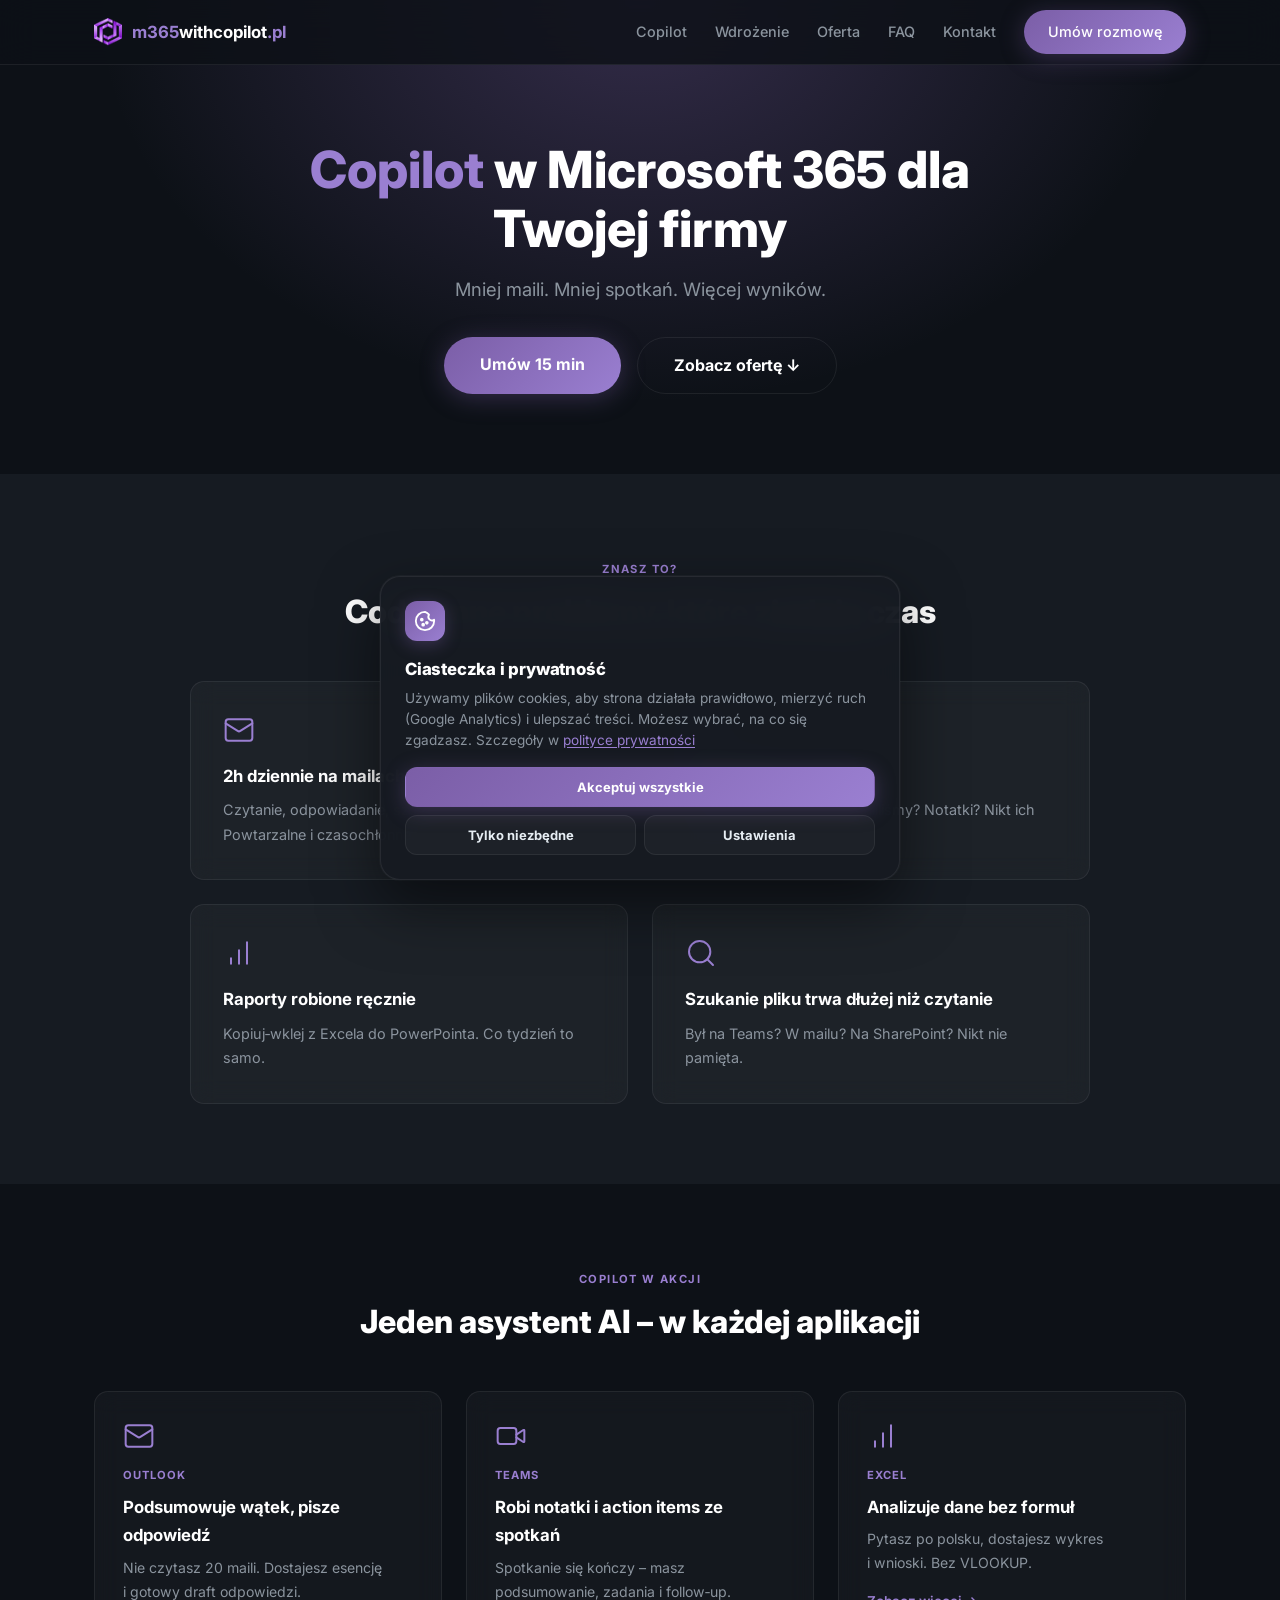
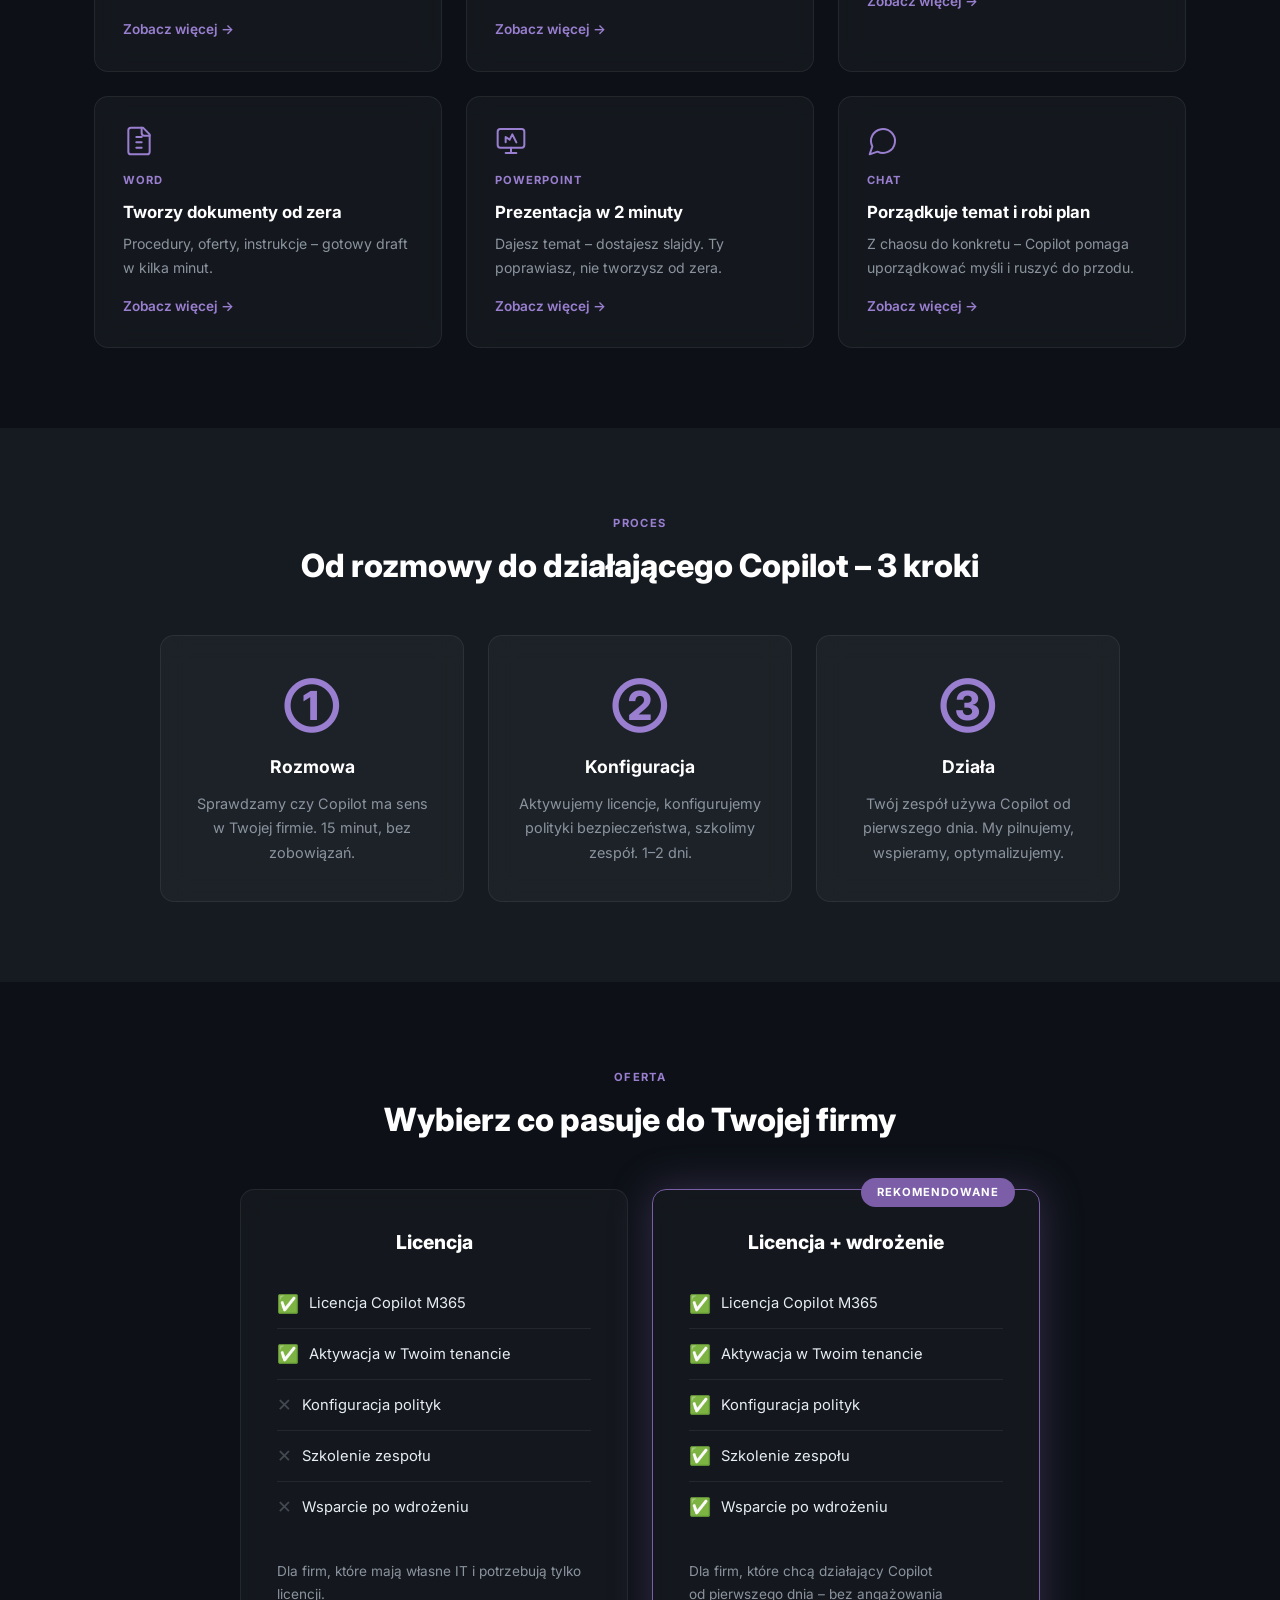
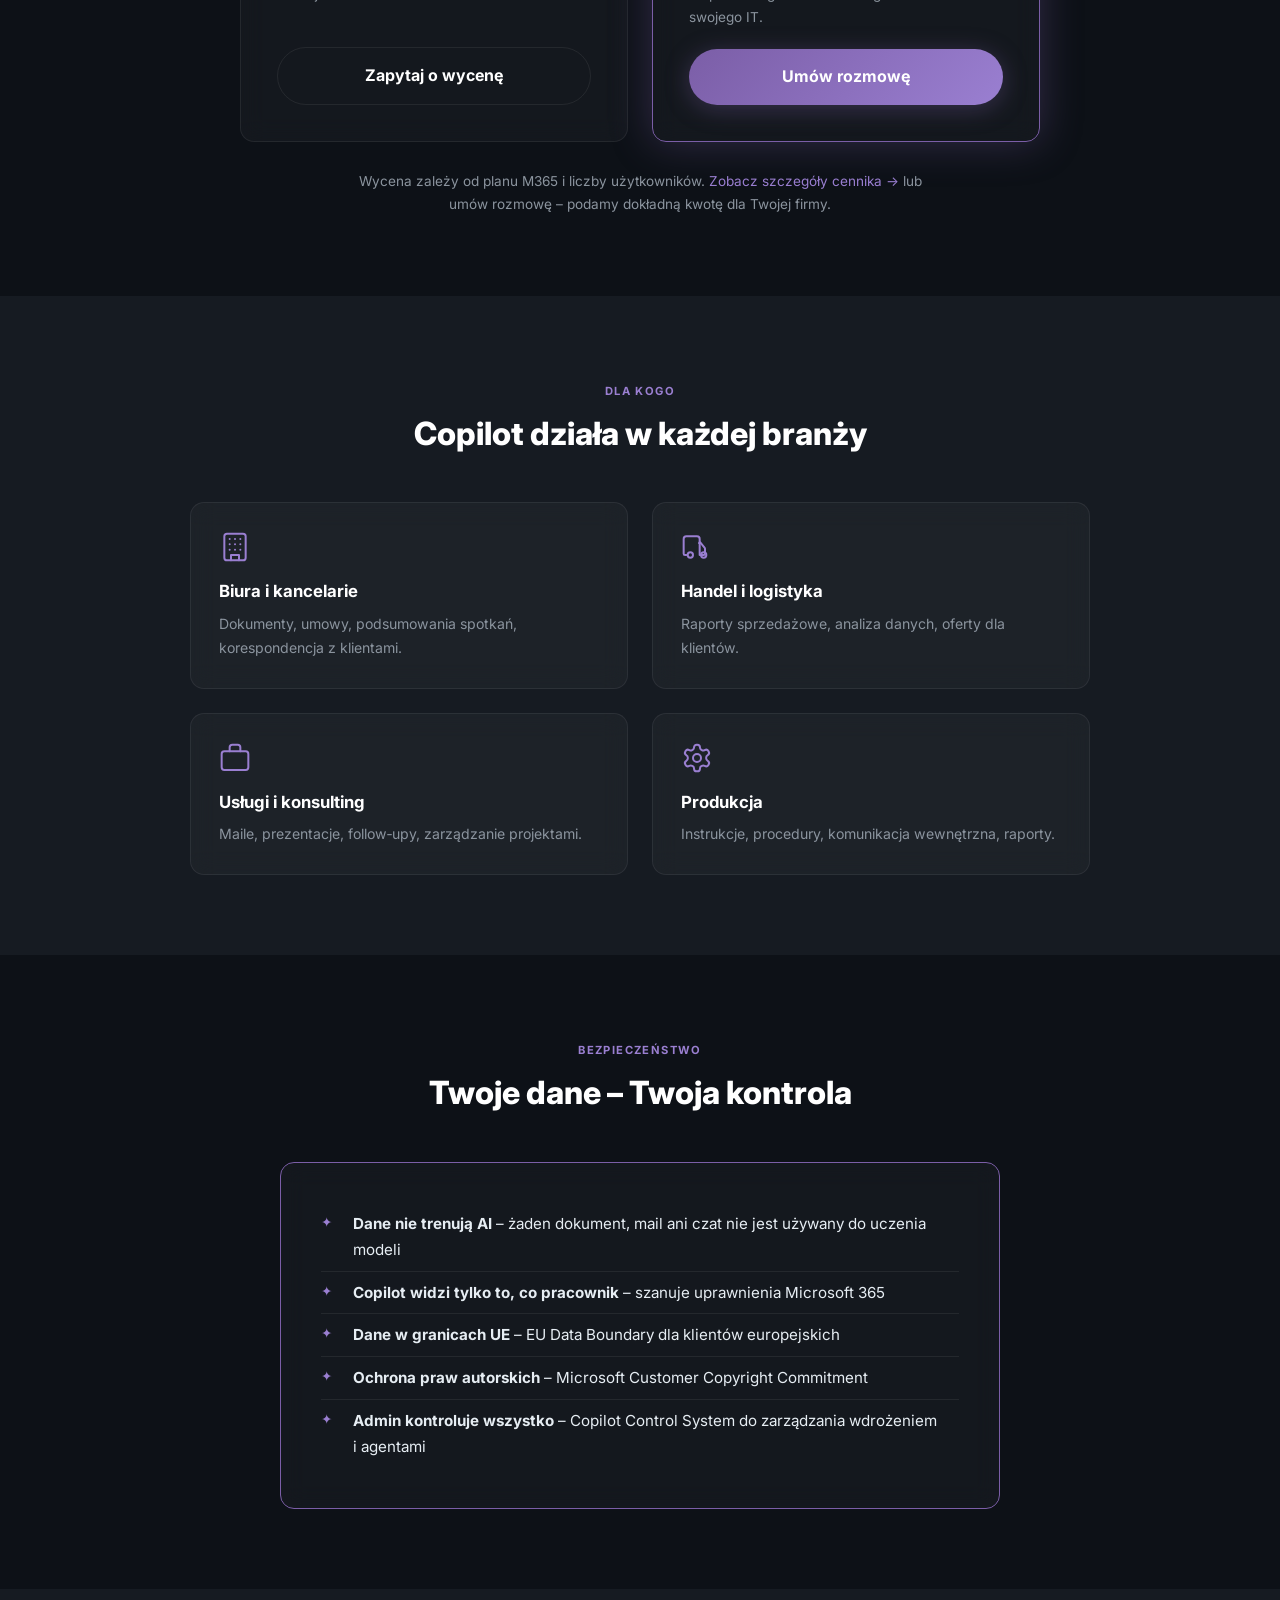
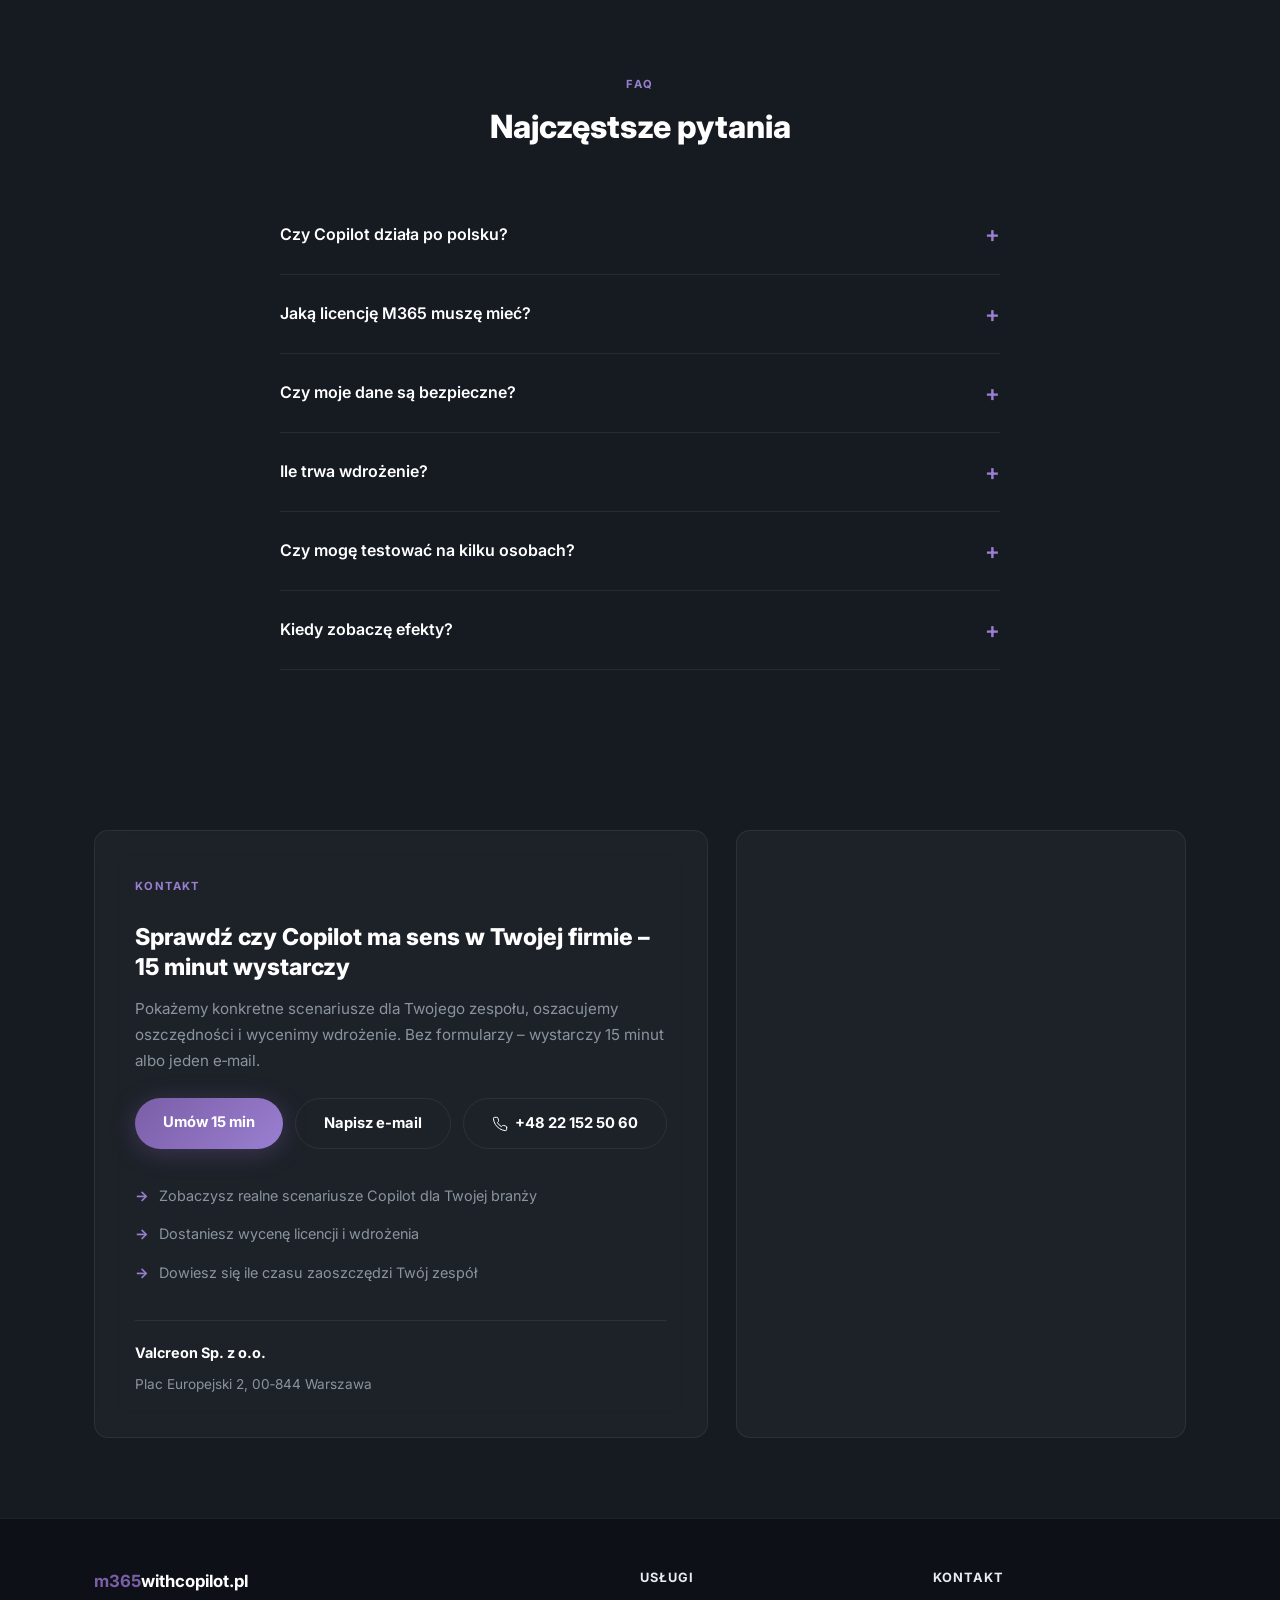
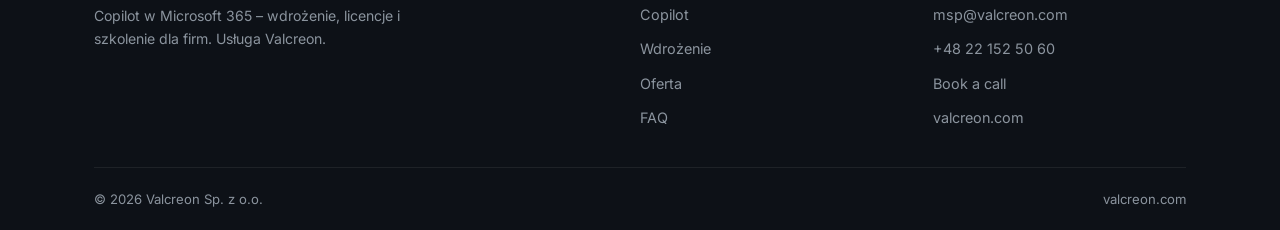
<file: index.html>
<!DOCTYPE html>
<html lang="pl">
<head>
<meta charset="UTF-8">
<meta name="viewport" content="width=device-width,initial-scale=1">
<title>Copilot w Microsoft 365 dla Twojej firmy – wdrożenie i licencje | m365withcopilot.pl</title>
<meta name="description" content="Copilot w Microsoft 365 dla firm. Mniej maili, mniej spotkań, więcej wyników. Wdrożenie, licencje i szkolenie – Valcreon.">
<link rel="icon" href="https://stopkamailowa.com/fav.ico" type="image/x-icon">
<link rel="preconnect" href="https://fonts.googleapis.com">
<link rel="preconnect" href="https://fonts.gstatic.com" crossorigin>
<link href="https://fonts.googleapis.com/css2?family=Inter:wght@400;500;600;700;800&display=swap" rel="stylesheet">
<link rel="stylesheet" href="style.css">
<style>
</style>

 <!-- ===== GOOGLE CONSENT MODE v2 – DEFAULT ===== -->
<script>
window.dataLayer=window.dataLayer||[];
function gtag(){dataLayer.push(arguments);}
gtag('consent','default',{
  'analytics_storage':'denied',
  'ad_storage':'denied',
  'ad_user_data':'denied',
  'ad_personalization':'denied',
  'functionality_storage':'granted',
  'security_storage':'granted',
  'wait_for_update':500
});
gtag('set','ads_data_redaction',true);
gtag('set','url_passthrough',false);
</script>

<!-- ===== GOOGLE ANALYTICS 4 ===== -->
<script async src="https://www.googletagmanager.com/gtag/js?id=G-B66FTXMF28"></script>
<script>
gtag('js',new Date());
gtag('config','G-B66FTXMF28',{'anonymize_ip':true});
</script> 
  
</head>

<body id="top">

<!-- NAV -->
<nav class="nav"><div class="wrap">
  <a href="#top" class="nav-brand"><img src="logo-32.png" alt="Logo" width="28" height="28"><span><b>m365</b>withcopilot<b>.pl</b></span></a>
  <ul class="nav-links">
    <li><a href="#copilot">Copilot</a></li><li><a href="#wdrozenie">Wdrożenie</a></li><li><a href="#cennik">Oferta</a></li><li><a href="#faq">FAQ</a></li><li><a href="#kontakt">Kontakt</a></li>
    <li><a href="https://bookings.cloud.microsoft/book/ValcreonSessions@valcreon.com" target="_blank" rel="noopener noreferrer" class="btn btn-p btn-sm">Umów rozmowę</a></li>
  </ul>
  <button class="hamburger" id="burger" aria-label="Menu"><span></span><span></span><span></span></button>
</div></nav>
<div class="mobile-menu" id="mobileMenu">
  <a href="#copilot">Copilot</a><a href="#wdrozenie">Wdrożenie</a><a href="#cennik">Oferta</a><a href="#faq">FAQ</a><a href="#kontakt">Kontakt</a>
  <a href="https://bookings.cloud.microsoft/book/ValcreonSessions@valcreon.com" target="_blank" rel="noopener noreferrer">Umów rozmowę →</a>
</div>

<!-- HERO -->
<header class="hero">
  <h1><span>Copilot</span> w Microsoft 365 dla Twojej firmy</h1>
  <p class="subtitle">Mniej maili. Mniej spotkań. Więcej wyników.</p>
  <div class="hero-btns">
    <a href="https://bookings.cloud.microsoft/book/ValcreonSessions@valcreon.com" target="_blank" rel="noopener noreferrer" class="btn btn-p">Umów 15&nbsp;min</a>
    <a href="#cennik" class="btn btn-s">Zobacz ofertę ↓</a>
  </div>
</header>

<!-- PROBLEMY -->
<section class="section section-alt" id="problemy"><div class="wrap">
  <div class="section-head"><span class="eyebrow">Znasz to?</span><h2>Codzienne problemy, które zjadają czas</h2></div>
  <div class="problems-grid">
    <div class="problem-card fade"><div class="p-icon"><svg width="32" height="32" viewBox="0 0 24 24" fill="none" stroke="var(--brand-light)" stroke-width="1.5" stroke-linecap="round" stroke-linejoin="round"><rect x="2" y="4" width="20" height="16" rx="2"/><path d="m22 7-8.97 5.7a1.94 1.94 0 0 1-2.06 0L2 7"/></svg></div><h3>2h dziennie na mailach</h3><p>Czytanie, odpowiadanie, szukanie wątków. Powtarzalne i&nbsp;czasochłonne.</p></div>
    <div class="problem-card fade"><div class="p-icon"><svg width="32" height="32" viewBox="0 0 24 24" fill="none" stroke="var(--brand-light)" stroke-width="1.5" stroke-linecap="round" stroke-linejoin="round"><rect x="3" y="4" width="18" height="18" rx="2"/><path d="M16 2v4M8 2v4M3 10h18"/></svg></div><h3>Po spotkaniu – chaos</h3><p>Kto co miał zrobić? Co ustaliliśmy? Notatki? Nikt ich nie robił.</p></div>
    <div class="problem-card fade"><div class="p-icon"><svg width="32" height="32" viewBox="0 0 24 24" fill="none" stroke="var(--brand-light)" stroke-width="1.5" stroke-linecap="round" stroke-linejoin="round"><path d="M12 20V10M18 20V4M6 20v-4"/></svg></div><h3>Raporty robione ręcznie</h3><p>Kopiuj‑wklej z Excela do PowerPointa. Co tydzień to samo.</p></div>
    <div class="problem-card fade"><div class="p-icon"><svg width="32" height="32" viewBox="0 0 24 24" fill="none" stroke="var(--brand-light)" stroke-width="1.5" stroke-linecap="round" stroke-linejoin="round"><circle cx="11" cy="11" r="8"/><path d="m21 21-4.3-4.3"/></svg></div><h3>Szukanie pliku trwa dłużej niż czytanie</h3><p>Był na Teams? W mailu? Na SharePoint? Nikt nie pamięta.</p></div>
  </div>
</div></section>

<!-- COPILOT W AKCJI -->
<section class="section" id="copilot"><div class="wrap">
  <div class="section-head"><span class="eyebrow">Copilot w akcji</span><h2>Jeden asystent AI – w każdej aplikacji</h2></div>
  <div class="features-grid">

    <a href="https://m365withcopilot.com/odpowiada.html" class="feature-card fade" target="_blank" rel="noopener noreferrer"><div class="f-icon"><svg width="32" height="32" viewBox="0 0 24 24" fill="none" stroke="var(--brand-light)" stroke-width="1.5" stroke-linecap="round" stroke-linejoin="round"><rect x="2" y="4" width="20" height="16" rx="2"/><path d="m22 7-8.97 5.7a1.94 1.94 0 0 1-2.06 0L2 7"/></svg></div><div class="f-app">Outlook</div><h3>Podsumowuje wątek, pisze odpowiedź</h3><p>Nie czytasz 20 maili. Dostajesz esencję i&nbsp;gotowy draft odpowiedzi.</p>
    <span class="f-link">Zobacz więcej →</span></a>

    <a href="https://m365withcopilot.com/teamsrecap.html" class="feature-card fade" target="_blank" rel="noopener noreferrer">
    <div class="f-icon"><svg width="32" height="32" viewBox="0 0 24 24" fill="none" stroke="var(--brand-light)" stroke-width="1.5" stroke-linecap="round" stroke-linejoin="round"><path d="m16 13 5.223 3.482a.5.5 0 0 0 .777-.416V7.934a.5.5 0 0 0-.777-.416L16 11"/><rect x="2" y="6" width="14" height="12" rx="2"/></svg></div><div class="f-app">Teams</div><h3>Robi notatki i action items ze spotkań</h3><p>Spotkanie się kończy – masz podsumowanie, zadania i&nbsp;follow‑up.</p>
    <span class="f-link">Zobacz więcej →</span></a>

    <a href="https://m365withcopilot.com/excelpytasz.html" class="feature-card fade" target="_blank" rel="noopener noreferrer">
    <div class="f-icon"><svg width="32" height="32" viewBox="0 0 24 24" fill="none" stroke="var(--brand-light)" stroke-width="1.5" stroke-linecap="round" stroke-linejoin="round"><path d="M12 20V10M18 20V4M6 20v-4"/></svg></div><div class="f-app">Excel</div><h3>Analizuje dane bez formuł</h3><p>Pytasz po polsku, dostajesz wykres i&nbsp;wnioski. Bez VLOOKUP.</p>
    <span class="f-link">Zobacz więcej →</span></a>


     <a href="https://m365withcopilot.com/dokumenty.html" class="feature-card fade" target="_blank" rel="noopener noreferrer"><div class="f-icon"><svg width="32" height="32" viewBox="0 0 24 24" fill="none" stroke="var(--brand-light)" stroke-width="1.5" stroke-linecap="round" stroke-linejoin="round"><path d="M15 2H6a2 2 0 0 0-2 2v16a2 2 0 0 0 2 2h12a2 2 0 0 0 2-2V7Z"/><path d="M14 2v4a2 2 0 0 0 2 2h4M10 9h4M10 13h4M10 17h4"/></svg></div><div class="f-app">Word</div><h3>Tworzy dokumenty od zera</h3><p>Procedury, oferty, instrukcje – gotowy draft w&nbsp;kilka minut.</p>
     <span class="f-link">Zobacz więcej →</span></a>

    
    <a href="https://m365withcopilot.com/ppt-2min.html" class="feature-card fade" target="_blank" rel="noopener noreferrer">
    <div class="f-icon"><svg width="32" height="32" viewBox="0 0 24 24" fill="none" stroke="var(--brand-light)" stroke-width="1.5" stroke-linecap="round" stroke-linejoin="round"><rect x="2" y="3" width="20" height="14" rx="2"/><path d="M8 21h8M12 17v4M8 13V9l3 2 2-4 3 6"/></svg></div><div class="f-app">PowerPoint</div><h3>Prezentacja w 2 minuty</h3><p>Dajesz temat – dostajesz slajdy. Ty poprawiasz, nie tworzysz od zera.</p>
     <span class="f-link">Zobacz więcej →</span></a>

    <a href="https://m365withcopilot.com/chat.html" class="feature-card fade" target="_blank" rel="noopener noreferrer">
    <div class="f-icon"><svg width="32" height="32" viewBox="0 0 24 24" fill="none" stroke="var(--brand-light)" stroke-width="1.5" stroke-linecap="round" stroke-linejoin="round"><path d="M7.9 20A9 9 0 1 0 4 16.1L2 22z"/></svg></div><div class="f-app">Chat</div><h3>Porządkuje temat i robi plan</h3><p>Z chaosu do konkretu – Copilot pomaga uporządkować myśli i&nbsp;ruszyć do przodu.</p>
    <span class="f-link">Zobacz więcej →</span></a>
  
  </div>
  </div>
</div></section>

<!-- JAK WDRAŻAMY -->
<section class="section section-alt" id="wdrozenie"><div class="wrap">
  <div class="section-head"><span class="eyebrow">Proces</span><h2>Od rozmowy do działającego Copilot – 3&nbsp;kroki</h2></div>
  <div class="timeline">
    <div class="step fade"><div class="step-num">①</div><h3>Rozmowa</h3><p>Sprawdzamy czy Copilot ma sens w&nbsp;Twojej firmie. 15&nbsp;minut, bez zobowiązań.</p></div>
    <div class="step fade"><div class="step-num">②</div><h3>Konfiguracja</h3><p>Aktywujemy licencje, konfigurujemy polityki bezpieczeństwa, szkolimy zespół. 1–2&nbsp;dni.</p></div>
    <div class="step fade"><div class="step-num">③</div><h3>Działa</h3><p>Twój zespół używa Copilot od pierwszego dnia. My pilnujemy, wspieramy, optymalizujemy.</p></div>
  </div>
</div></section>

<!-- CENNIK -->
<section class="section" id="cennik"><div class="wrap">
  <div class="section-head"><span class="eyebrow">Oferta</span><h2>Wybierz co pasuje do Twojej firmy</h2></div>
  <div class="pricing-grid">
    <div class="price-card fade">
      <h3>Licencja</h3>
      <ul class="price-list">
        <li><span class="check">✅</span> Licencja Copilot M365</li>
        <li><span class="check">✅</span> Aktywacja w Twoim tenancie</li>
        <li><span class="cross">✕</span> Konfiguracja polityk</li>
        <li><span class="cross">✕</span> Szkolenie zespołu</li>
        <li><span class="cross">✕</span> Wsparcie po wdrożeniu</li>
      </ul>
      <p class="price-note" style="text-align:left;margin:0 0 20px;font-size:.85rem">Dla firm, które mają własne IT i&nbsp;potrzebują tylko licencji.</p>
      <a href="mailto:msp@valcreon.com?subject=Copilot%20%E2%80%93%20licencja&amp;body=Dzie%C5%84%20dobry%2C%0A%0AProsimy%20o%20wycen%C4%99%20licencji%20Microsoft%20365%20Copilot.%0A%0AFirma%3A%0ALiczba%20u%C5%BCytkownik%C3%B3w%3A%0ADomena%3A%0A%0APozdrawiam" class="btn btn-s">Zapytaj o wycenę</a>
    </div>
    <div class="price-card recommended fade">
      <span class="price-badge">Rekomendowane</span>
      <h3>Licencja + wdrożenie</h3>
      <ul class="price-list">
        <li><span class="check">✅</span> Licencja Copilot M365</li>
        <li><span class="check">✅</span> Aktywacja w Twoim tenancie</li>
        <li><span class="check">✅</span> Konfiguracja polityk</li>
        <li><span class="check">✅</span> Szkolenie zespołu</li>
        <li><span class="check">✅</span> Wsparcie po wdrożeniu</li>
      </ul>
      <p class="price-note" style="text-align:left;margin:0 0 20px;font-size:.85rem">Dla firm, które chcą działający Copilot od&nbsp;pierwszego dnia – bez angażowania swojego&nbsp;IT.</p>
      <a href="https://bookings.cloud.microsoft/book/ValcreonSessions@valcreon.com" target="_blank" rel="noopener noreferrer" class="btn btn-p">Umów rozmowę</a>
    </div>
  </div>
  <p class="price-note">
  Wycena zależy od planu M365 i&nbsp;liczby użytkowników.
  <a href="https://copilotdlafirm.pl#options" target="_blank" rel="noopener noreferrer">Zobacz szczegóły cennika →</a>
  lub umów rozmowę – podamy dokładną kwotę dla Twojej firmy.
</p>
</div></section>

<!-- DLA KOGO -->
<section class="section section-alt" id="dlakogo"><div class="wrap">
  <div class="section-head"><span class="eyebrow">Dla kogo</span><h2>Copilot działa w każdej branży</h2></div>
  <div class="industry-grid">
    <div class="industry-card fade"><div class="i-icon"><svg width="32" height="32" viewBox="0 0 24 24" fill="none" stroke="var(--brand-light)" stroke-width="1.5" stroke-linecap="round" stroke-linejoin="round"><rect x="4" y="2" width="16" height="20" rx="2"/><path d="M9 22v-4h6v4M8 6h.01M16 6h.01M12 6h.01M8 10h.01M16 10h.01M12 10h.01M8 14h.01M16 14h.01M12 14h.01"/></svg></div><h3>Biura i kancelarie</h3><p>Dokumenty, umowy, podsumowania spotkań, korespondencja z&nbsp;klientami.</p></div>
    <div class="industry-card fade"><div class="i-icon"><svg width="32" height="32" viewBox="0 0 24 24" fill="none" stroke="var(--brand-light)" stroke-width="1.5" stroke-linecap="round" stroke-linejoin="round"><path d="M14 18V6a2 2 0 0 0-2-2H4a2 2 0 0 0-2 2v11a1 1 0 0 0 1 1h1"/><path d="M15 18h2a1 1 0 0 0 1-1v-3.65a1 1 0 0 0-.22-.624l-3.48-4.35A1 1 0 0 0 13.52 9H14"/><circle cx="17" cy="18" r="2"/><circle cx="7" cy="18" r="2"/></svg></div><h3>Handel i logistyka</h3><p>Raporty sprzedażowe, analiza danych, oferty dla klientów.</p></div>
    <div class="industry-card fade"><div class="i-icon"><svg width="32" height="32" viewBox="0 0 24 24" fill="none" stroke="var(--brand-light)" stroke-width="1.5" stroke-linecap="round" stroke-linejoin="round"><rect x="2" y="7" width="20" height="14" rx="2"/><path d="M16 7V4a2 2 0 0 0-2-2h-4a2 2 0 0 0-2 2v3"/></svg></div><h3>Usługi i konsulting</h3><p>Maile, prezentacje, follow‑upy, zarządzanie projektami.</p></div>
    <div class="industry-card fade"><div class="i-icon"><svg width="32" height="32" viewBox="0 0 24 24" fill="none" stroke="var(--brand-light)" stroke-width="1.5" stroke-linecap="round" stroke-linejoin="round"><path d="M12.22 2h-.44a2 2 0 0 0-2 2v.18a2 2 0 0 1-1 1.73l-.43.25a2 2 0 0 1-2 0l-.15-.08a2 2 0 0 0-2.73.73l-.22.38a2 2 0 0 0 .73 2.73l.15.1a2 2 0 0 1 1 1.72v.51a2 2 0 0 1-1 1.74l-.15.09a2 2 0 0 0-.73 2.73l.22.38a2 2 0 0 0 2.73.73l.15-.08a2 2 0 0 1 2 0l.43.25a2 2 0 0 1 1 1.73V20a2 2 0 0 0 2 2h.44a2 2 0 0 0 2-2v-.18a2 2 0 0 1 1-1.73l.43-.25a2 2 0 0 1 2 0l.15.08a2 2 0 0 0 2.73-.73l.22-.39a2 2 0 0 0-.73-2.73l-.15-.08a2 2 0 0 1-1-1.74v-.5a2 2 0 0 1 1-1.74l.15-.09a2 2 0 0 0 .73-2.73l-.22-.38a2 2 0 0 0-2.73-.73l-.15.08a2 2 0 0 1-2 0l-.43-.25a2 2 0 0 1-1-1.73V4a2 2 0 0 0-2-2z"/><circle cx="12" cy="12" r="3"/></svg></div><h3>Produkcja</h3><p>Instrukcje, procedury, komunikacja wewnętrzna, raporty.</p></div>
  </div>
</div></section>

<!-- BEZPIECZEŃSTWO -->
<section class="section" id="bezpieczenstwo"><div class="wrap">
  <div class="section-head"><span class="eyebrow">Bezpieczeństwo</span><h2>Twoje dane – Twoja kontrola</h2></div>
  <div class="trust-block fade">
    <ul>
      <li><strong>Dane nie trenują AI</strong> – żaden dokument, mail ani czat nie jest używany do uczenia modeli</li>
      <li><strong>Copilot widzi tylko to, co pracownik</strong> – szanuje uprawnienia Microsoft 365</li>
      <li><strong>Dane w granicach UE</strong> – EU Data Boundary dla klientów europejskich</li>
      <li><strong>Ochrona praw autorskich</strong> – Microsoft Customer Copyright Commitment</li>
      <li><strong>Admin kontroluje wszystko</strong> – Copilot Control System do zarządzania wdrożeniem i&nbsp;agentami</li>
    </ul>
  </div>
</div></section>

<!-- FAQ -->
<section class="section section-alt" id="faq"><div class="wrap">
  <div class="section-head"><span class="eyebrow">FAQ</span><h2>Najczęstsze pytania</h2></div>
  <div class="faq-list">
    <div class="faq-item"><div class="faq-q">Czy Copilot działa po polsku?</div><div class="faq-answer"><p>Tak. Copilot rozumie i&nbsp;odpowiada po polsku – w&nbsp;Outlook, Teams, Word, Excel i&nbsp;PowerPoint.</p></div></div>
    <div class="faq-item"><div class="faq-q">Jaką licencję M365 muszę mieć?</div><div class="faq-answer"><p>Copilot wymaga Microsoft 365 Business Standard, Business Premium, E3 lub E5. Jeśli nie masz – pomożemy dobrać plan.</p></div></div>
    <div class="faq-item"><div class="faq-q">Czy moje dane są bezpieczne?</div><div class="faq-answer"><p>Tak. Dane nie trenują AI, Copilot szanuje uprawnienia M365, a&nbsp;dane są przetwarzane w&nbsp;granicach UE.</p></div></div>
    <div class="faq-item"><div class="faq-q">Ile trwa wdrożenie?</div><div class="faq-answer"><p>Aktywacja licencji to 1&nbsp;dzień. Pełne wdrożenie z&nbsp;konfiguracją i&nbsp;szkoleniem – 1–2&nbsp;dni robocze.</p></div></div>
    <div class="faq-item"><div class="faq-q">Czy mogę testować na kilku osobach?</div><div class="faq-answer"><p>Tak. Możesz zacząć od 1&nbsp;licencji i&nbsp;skalować w&nbsp;dowolnym momencie.</p></div></div>
   <div class="faq-item"><div class="faq-q">Kiedy zobaczę efekty?</div><div class="faq-answer"><p>Większość zespołów widzi oszczędność czasu już w&nbsp;pierwszym tygodniu – szczególnie na mailach i&nbsp;spotkaniach. Pełne efekty pojawiają się po 2–4 tygodniach regularnego używania.</p></div>
</div>

</div>

  </div>
</div></section>

<!-- KONTAKT -->
<section class="contact-s" id="kontakt"><div class="wrap">
  <div class="contact-g">
    <div class="cp reveal">
      <span class="eyebrow">Kontakt</span>
      <h2>Sprawdź czy Copilot ma sens w&nbsp;Twojej firmie – 15&nbsp;minut wystarczy</h2>
      <p>Pokażemy konkretne scenariusze dla Twojego zespołu, oszacujemy oszczędności i&nbsp;wycenimy wdrożenie. Bez formularzy – wystarczy 15&nbsp;minut albo jeden e&#8209;mail.</p>
      <div class="c-btns">
        <a class="btn btn-p" href="https://bookings.cloud.microsoft/book/ValcreonSessions@valcreon.com" target="_blank" rel="noopener noreferrer">Umów 15&nbsp;min</a>
        <a class="btn btn-s" href="mailto:msp@valcreon.com?subject=Copilot%20w%20M365%20%E2%80%93%20zapytanie&amp;body=Dzie%C5%84%20dobry%2C%0A%0AProsimy%20o%20kontakt%20w%20sprawie%20Microsoft%20365%20Copilot.%0A%0AFirma%3A%0ALiczba%20u%C5%BCytkownik%C3%B3w%3A%0ADomena%3A%0A%0APozdrawiam">Napisz e&#8209;mail</a>
        <a class="btn btn-s" href="tel:+48221525060"><svg width="16" height="16" viewBox="0 0 24 24" fill="none" stroke="currentColor" stroke-width="1.5" stroke-linecap="round" stroke-linejoin="round" style="vertical-align:middle;margin-right:4px"><path d="M22 16.92v3a2 2 0 0 1-2.18 2 19.79 19.79 0 0 1-8.63-3.07 19.5 19.5 0 0 1-6-6 19.79 19.79 0 0 1-3.07-8.67A2 2 0 0 1 4.11 2h3a2 2 0 0 1 2 1.72c.127.96.361 1.903.7 2.81a2 2 0 0 1-.45 2.11L8.09 9.91a16 16 0 0 0 6 6l1.27-1.27a2 2 0 0 1 2.11-.45c.907.339 1.85.573 2.81.7A2 2 0 0 1 22 16.92z"/></svg> +48 22 152 50 60</a>
      </div>
      <ul class="c-list">
        <li><i>→</i> Zobaczysz realne scenariusze Copilot dla Twojej branży</li>
        <li><i>→</i> Dostaniesz wycenę licencji i&nbsp;wdrożenia</li>
        <li><i>→</i> Dowiesz się ile czasu zaoszczędzi Twój zespół</li>
      </ul>
      <div class="co"><strong>Valcreon Sp. z o.o.</strong><span>Plac Europejski 2, 00‑844 Warszawa</span></div>
    </div>
    <div class="map-p reveal">
      <iframe title="Mapa – Plac Europejski 2, Warszawa" loading="lazy" referrerpolicy="no-referrer-when-downgrade"
        src="https://www.google.com/maps?q=Plac+Europejski+2,+00-844+Warszawa&output=embed"></iframe>
    </div>
  </div>
</div></section>

<!-- FOOTER -->
<footer class="ftr"><div class="wrap">
  <div class="ftr-g">
    <div>
      <a href="#top" class="ftr-brand"><span><b style="color:var(--brand)">m365</b>withcopilot.pl</span></a>
      <p class="ftr-desc">Copilot w Microsoft 365 – wdrożenie, licencje i szkolenie dla firm. Usługa Valcreon.</p>
    </div>
    <div class="ftr-col"><strong>Usługi</strong><a href="#copilot">Copilot</a><a href="#wdrozenie">Wdrożenie</a><a href="#cennik">Oferta</a><a href="#faq">FAQ</a></div>
    <div class="ftr-col"><strong>Kontakt</strong><a href="mailto:msp@valcreon.com">msp@valcreon.com</a><a href="tel:+48221525060">+48 22 152 50 60</a><a href="https://bookings.cloud.microsoft/book/ValcreonSessions@valcreon.com" target="_blank" rel="noopener noreferrer">Book a call</a><a href="https://valcreon.com" target="_blank" rel="noopener noreferrer">valcreon.com</a></div>
  </div>
  <div class="ftr-bot"><span>&copy; <span id="yr"></span> Valcreon Sp.&nbsp;z&nbsp;o.o.</span><a href="https://valcreon.com" target="_blank" rel="noopener noreferrer">valcreon.com</a></div>
</div></footer>

<button class="btt" id="btt" aria-label="Back to top">↑</button>

<script>
document.getElementById("yr").textContent=new Date().getFullYear();
var burger=document.getElementById("burger");
var mm=document.getElementById("mobileMenu");
burger.addEventListener("click",function(){burger.classList.toggle("active");mm.classList.toggle("open");});
mm.querySelectorAll("a").forEach(function(a){a.addEventListener("click",function(){burger.classList.remove("active");mm.classList.remove("open");});});
document.addEventListener("click",function(e){if(mm.classList.contains("open")&&!mm.contains(e.target)&&!burger.contains(e.target)){burger.classList.remove("active");mm.classList.remove("open");}});
var bttEl=document.getElementById("btt");
window.addEventListener("scroll",function(){bttEl.classList.toggle("show",window.scrollY>400);});
bttEl.addEventListener("click",function(){window.scrollTo({top:0,behavior:"smooth"});});
var io=new IntersectionObserver(function(entries){entries.forEach(function(e){if(e.isIntersecting){e.target.classList.add("visible");io.unobserve(e.target);}});},{threshold:0.15});
document.querySelectorAll(".fade,.reveal").forEach(function(el){io.observe(el);});
document.querySelectorAll(".faq-q").forEach(function(q){q.addEventListener("click",function(){var item=q.parentElement;var isOpen=item.classList.contains("faq-open");document.querySelectorAll(".faq-item").forEach(function(fi){fi.classList.remove("faq-open");});if(!isOpen)item.classList.add("faq-open");});});
</script>


<!-- ================= COOKIE BANNER ================= -->
<div id="cookieBanner" role="dialog" aria-labelledby="cookieTitle" aria-describedby="cookieDesc">
  <div class="cookieHead">
    <div class="cookieIco">
      <svg viewBox="0 0 24 24"><path d="M12 2a10 10 0 1 0 10 10c0-.46-.03-.92-.1-1.36a4 4 0 0 1-5.54-5.54A10 10 0 0 0 12 2z"/><circle cx="8.5" cy="10.5" r="1"/><circle cx="14" cy="14" r="1"/><circle cx="10" cy="16" r="1"/></svg>
    </div>
    <div>
      <div id="cookieTitle" class="cookieTitle">Ciasteczka i prywatność</div>
      <p id="cookieDesc" class="cookieDesc">
        Używamy plików cookies, aby strona działała prawidłowo, mierzyć ruch (Google Analytics) i ulepszać treści. Możesz wybrać, na co się zgadzasz. Szczegóły w
        <a href="https://valcreon.com/politykaprywatnosci.html" target="_blank" rel="noopener noreferrer">polityce prywatności</a>
      </p>
    </div>
  </div>
  <div class="cookieActions">
    <button class="cookieBtn primary" onclick="acceptAllCookies()">Akceptuj wszystkie</button>
    <button class="cookieBtn" onclick="acceptNecessaryCookies()">Tylko niezbędne</button>
    <button class="cookieBtn" onclick="openCookieSettings()">Ustawienia</button>
  </div>
</div>

<!-- ================= COOKIE SETTINGS MODAL ================= -->
<div id="cookieModal" role="dialog" aria-labelledby="cookieModalTitle">
  <div class="cookieModalBox">
    <h3 id="cookieModalTitle">Ustawienia ciasteczek</h3>
    <p>Wybierz, na które kategorie cookies wyrażasz zgodę. Możesz zmienić swój wybór w każdej chwili klikając ikonę w lewym dolnym rogu.</p>
    <div class="cookieCategory">
      <div class="cookieCategoryHead">
        <div>
          <strong>Niezbędne</strong>
          <p>Wymagane do działania strony – formularze, sesja, bezpieczeństwo. Nie można ich wyłączyć.</p>
        </div>
        <input type="checkbox" class="cookieToggle" checked disabled aria-label="Niezbędne – zawsze włączone">
      </div>
    </div>
    <div class="cookieCategory">
      <div class="cookieCategoryHead">
        <div>
          <strong>Analityczne (Google Analytics 4)</strong>
          <p>Pomagają zrozumieć, jak korzystasz ze strony – anonimowo, bez identyfikacji osobowej. Dzięki nim ulepszamy treści.</p>
        </div>
        <input type="checkbox" class="cookieToggle" id="cookieAnalytics" aria-label="Analityczne">
      </div>
    </div>
    <div class="cookieCategory">
      <div class="cookieCategoryHead">
        <div>
          <strong>Marketingowe</strong>
          <p>Pozwalają pokazywać Ci trafniejsze reklamy Valcreon w innych miejscach (Meta, LinkedIn). Wykorzystywane okazjonalnie.</p>
        </div>
        <input type="checkbox" class="cookieToggle" id="cookieMarketing" aria-label="Marketingowe">
      </div>
    </div>
    <div class="cookieModalActions">
      <button class="cookieBtn" onclick="closeCookieSettings()">Anuluj</button>
      <button class="cookieBtn primary" onclick="saveCookieSettings()">Zapisz wybór</button>
    </div>
  </div>
</div>

<!-- ================= FLOATING REOPEN ICON ================= -->
<button id="cookieReopen" onclick="reopenCookieBanner()" aria-label="Ustawienia ciasteczek" title="Ustawienia ciasteczek">
  <svg viewBox="0 0 24 24"><path d="M12 2a10 10 0 1 0 10 10c0-.46-.03-.92-.1-1.36a4 4 0 0 1-5.54-5.54A10 10 0 0 0 12 2z"/><circle cx="8.5" cy="10.5" r="1"/><circle cx="14" cy="14" r="1"/><circle cx="10" cy="16" r="1"/></svg>
</button>

<!-- ================= COOKIE LOGIC ================= -->
<script>
(function(){
  const CONSENT_KEY='valcreon_cookie_consent';
  const CONSENT_VERSION='1';
  const CONSENT_DAYS=365;

  function getStoredConsent(){
    try{
      const raw=localStorage.getItem(CONSENT_KEY);
      if(!raw) return null;
      const data=JSON.parse(raw);
      if(data.v!==CONSENT_VERSION) return null;
      if(Date.now()-data.t > CONSENT_DAYS*24*60*60*1000) return null;
      return data;
    }catch(e){return null;}
  }
  function saveConsent(analytics,marketing){
    const data={v:CONSENT_VERSION,t:Date.now(),analytics:analytics,marketing:marketing};
    localStorage.setItem(CONSENT_KEY,JSON.stringify(data));
    applyConsent(analytics,marketing);
    document.getElementById('cookieBanner').classList.remove('show');
    document.getElementById('cookieModal').classList.remove('show');
    document.getElementById('cookieReopen').classList.add('show');
  }
  function applyConsent(analytics,marketing){
    gtag('consent','update',{
      'analytics_storage':analytics?'granted':'denied',
      'ad_storage':marketing?'granted':'denied',
      'ad_user_data':marketing?'granted':'denied',
      'ad_personalization':marketing?'granted':'denied'
    });
  }
  window.acceptAllCookies=function(){saveConsent(true,true);};
  window.acceptNecessaryCookies=function(){saveConsent(false,false);};
  window.openCookieSettings=function(){
    const stored=getStoredConsent();
    document.getElementById('cookieAnalytics').checked=stored?stored.analytics:false;
    document.getElementById('cookieMarketing').checked=stored?stored.marketing:false;
    document.getElementById('cookieModal').classList.add('show');
  };
  window.closeCookieSettings=function(){
    document.getElementById('cookieModal').classList.remove('show');
  };
  window.saveCookieSettings=function(){
    const a=document.getElementById('cookieAnalytics').checked;
    const m=document.getElementById('cookieMarketing').checked;
    saveConsent(a,m);
  };
  window.reopenCookieBanner=function(){
    document.getElementById('cookieReopen').classList.remove('show');
    document.getElementById('cookieBanner').classList.add('show');
  };
  document.addEventListener('DOMContentLoaded',function(){
    const stored=getStoredConsent();
    if(stored){
      applyConsent(stored.analytics,stored.marketing);
      document.getElementById('cookieReopen').classList.add('show');
    }else{
      setTimeout(function(){
        document.getElementById('cookieBanner').classList.add('show');
      },800);
    }
    document.getElementById('cookieModal').addEventListener('click',function(e){
      if(e.target===this) closeCookieSettings();
    });
  });
})();
</script>
  
</body>
</html>
</file>
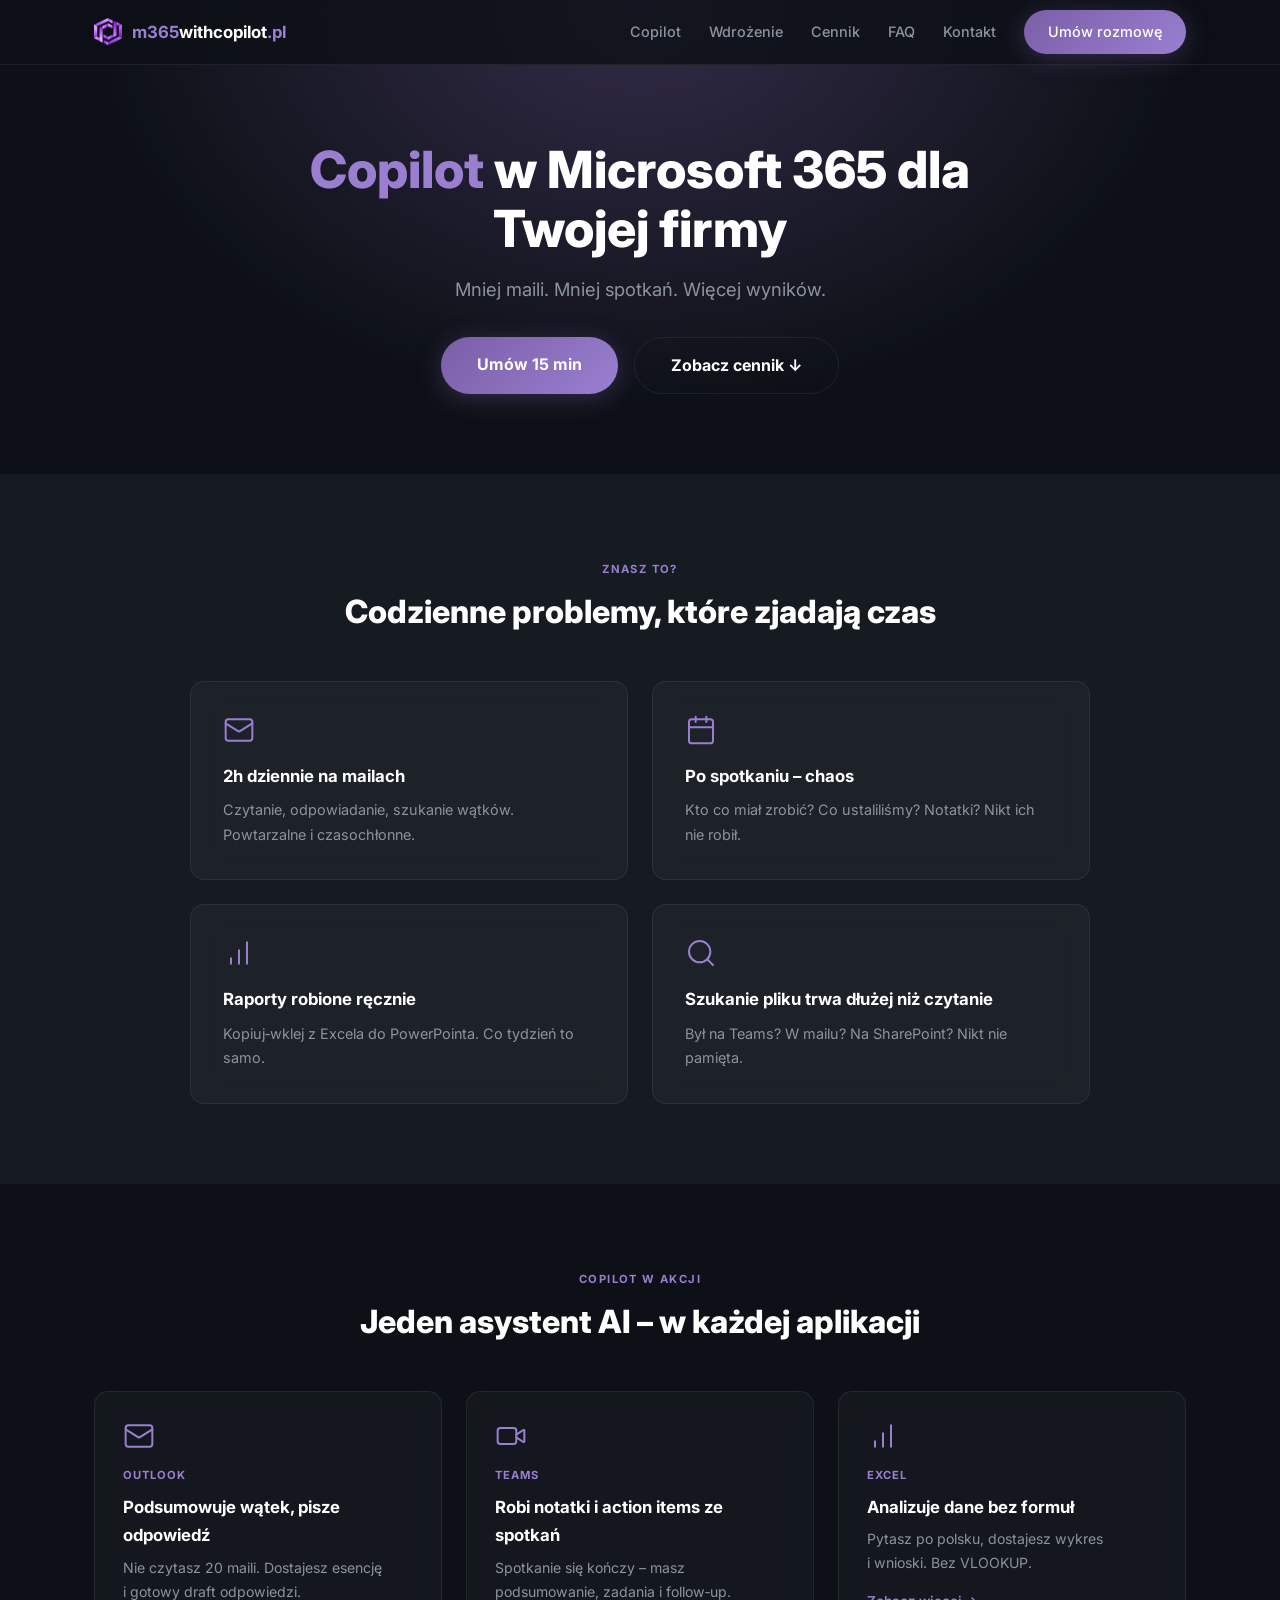
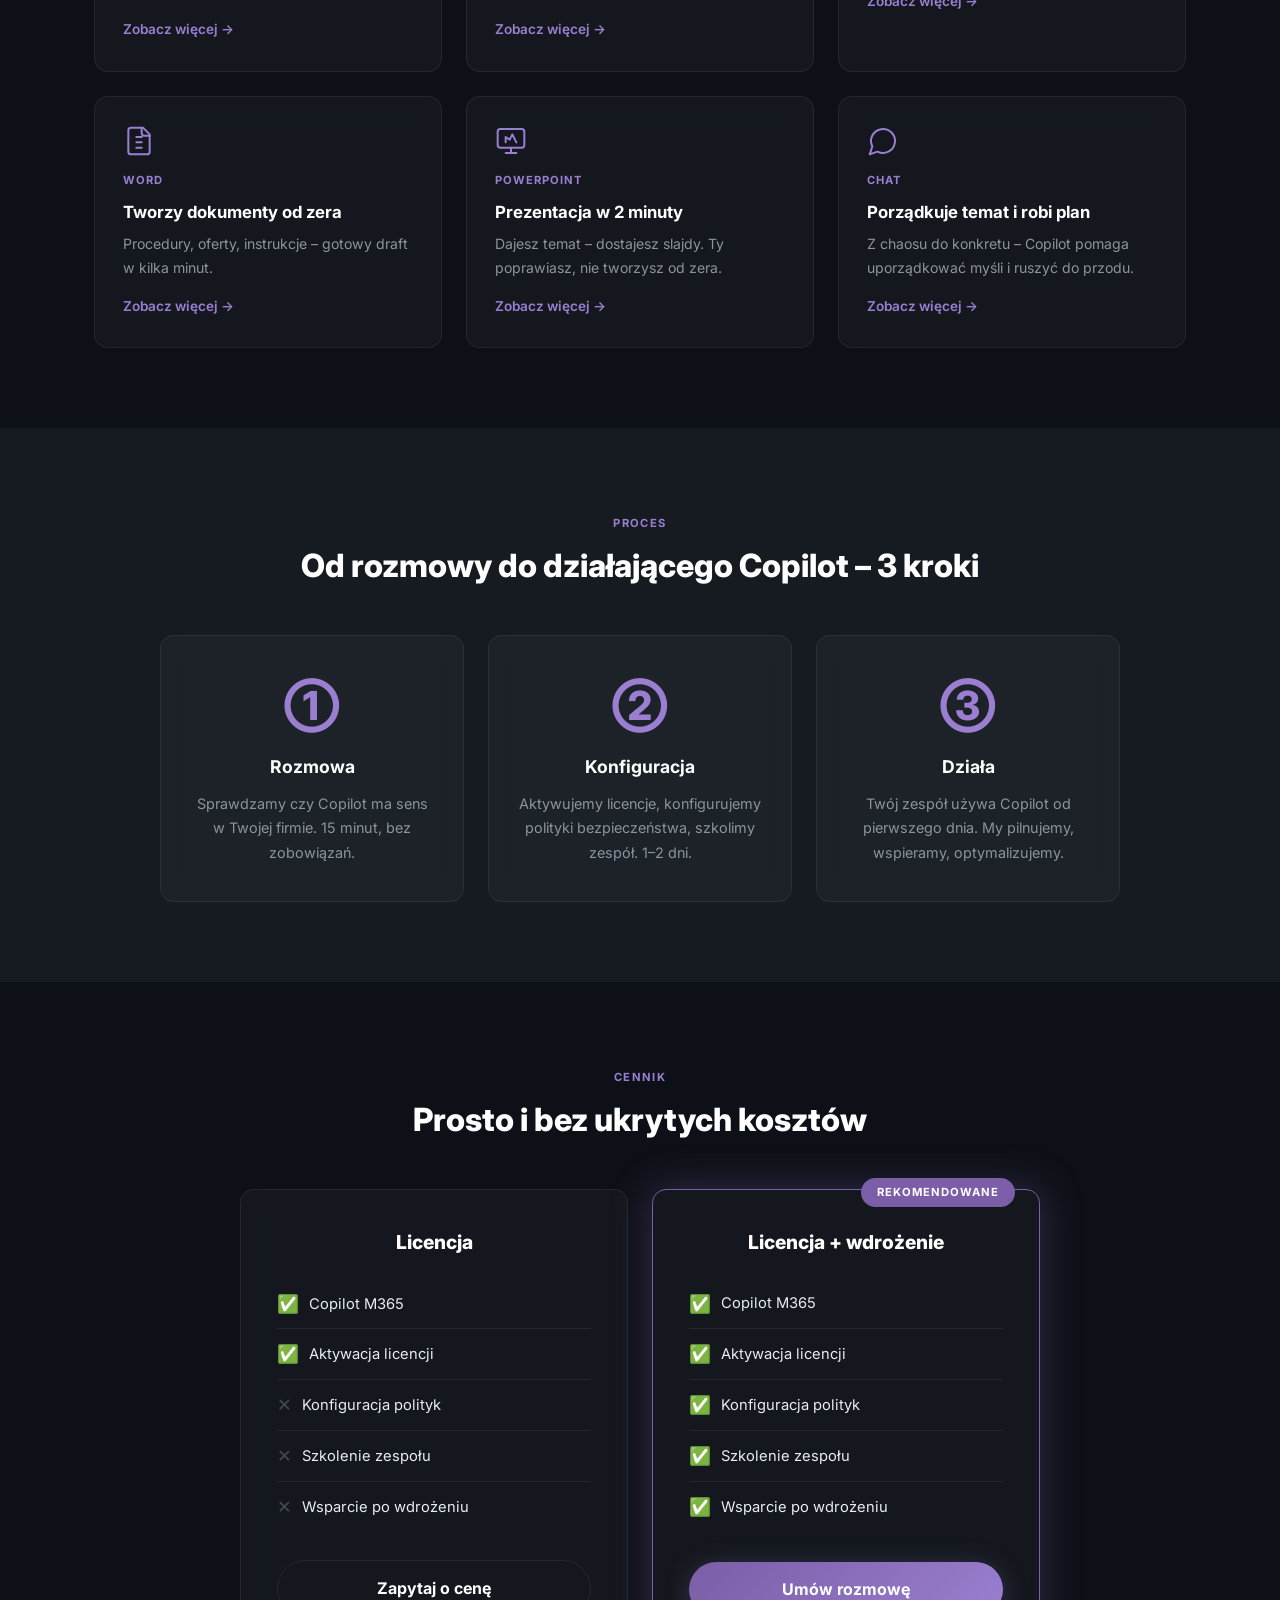
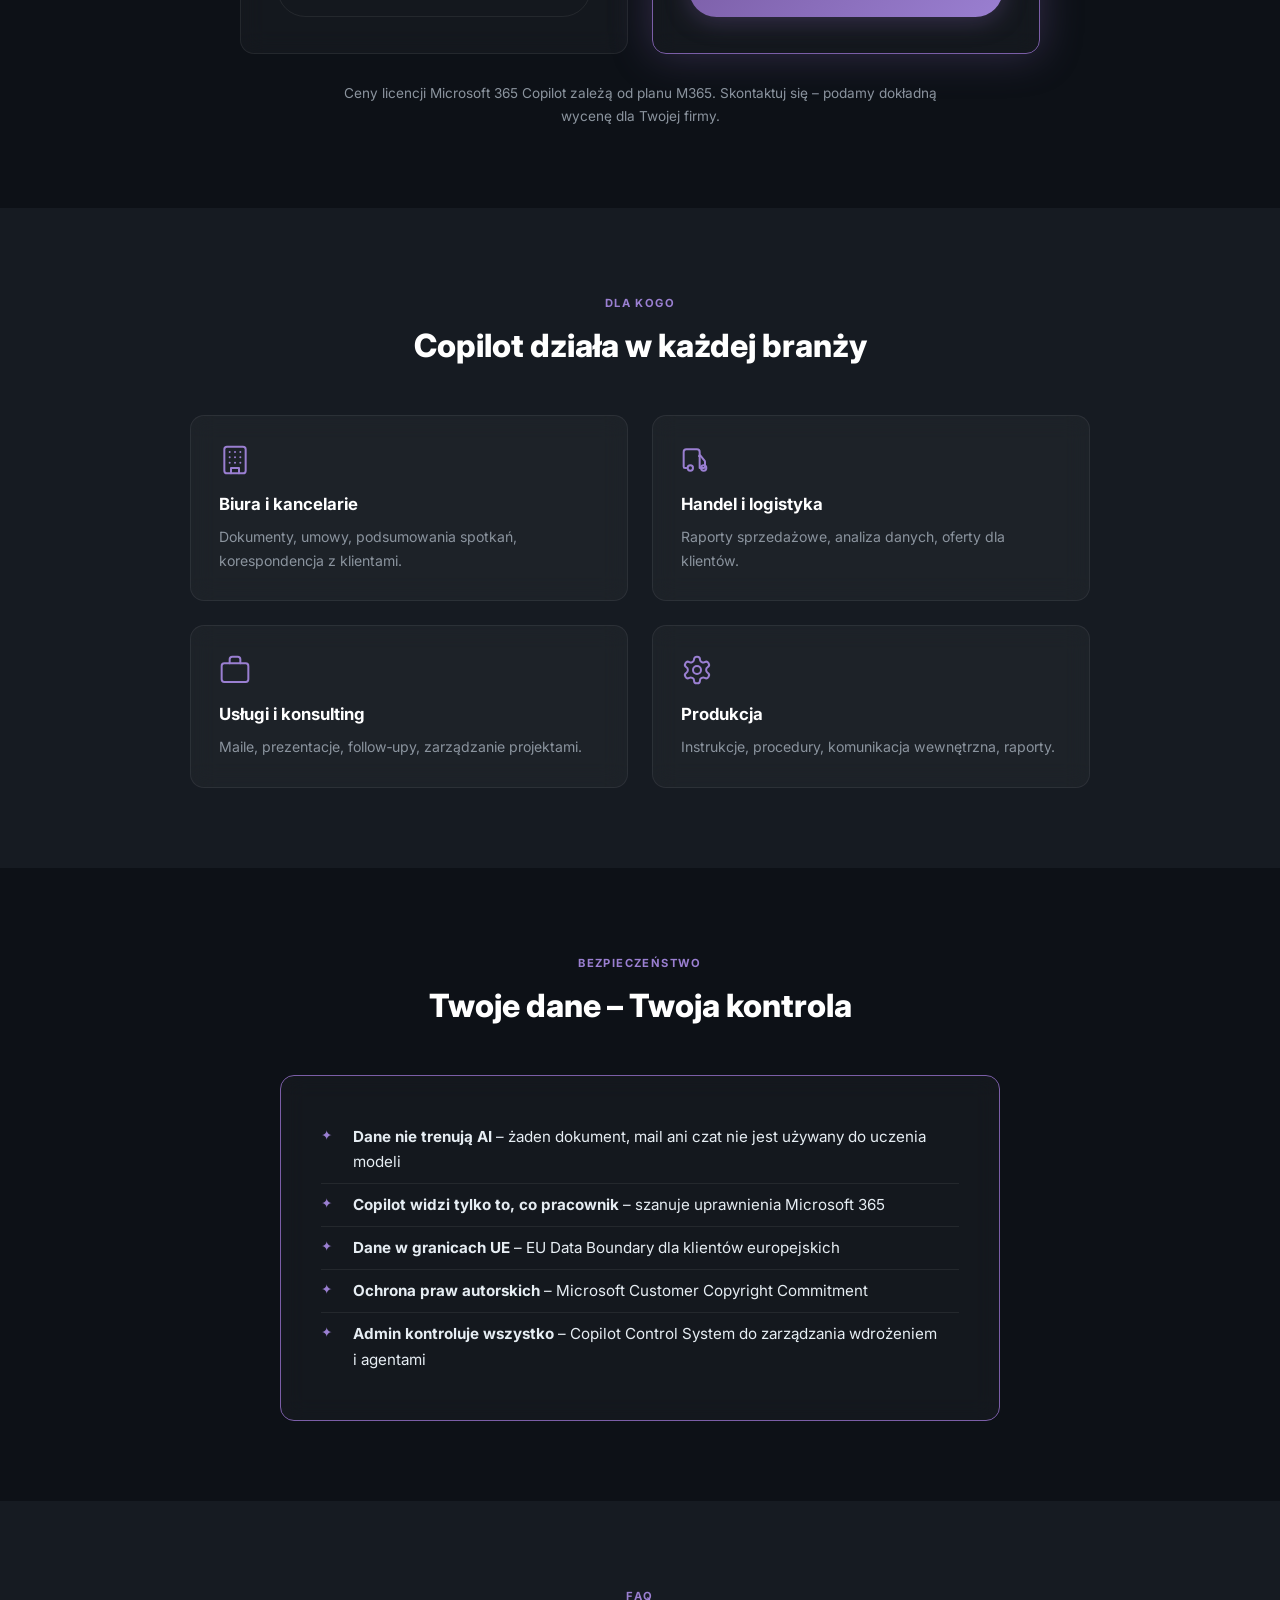
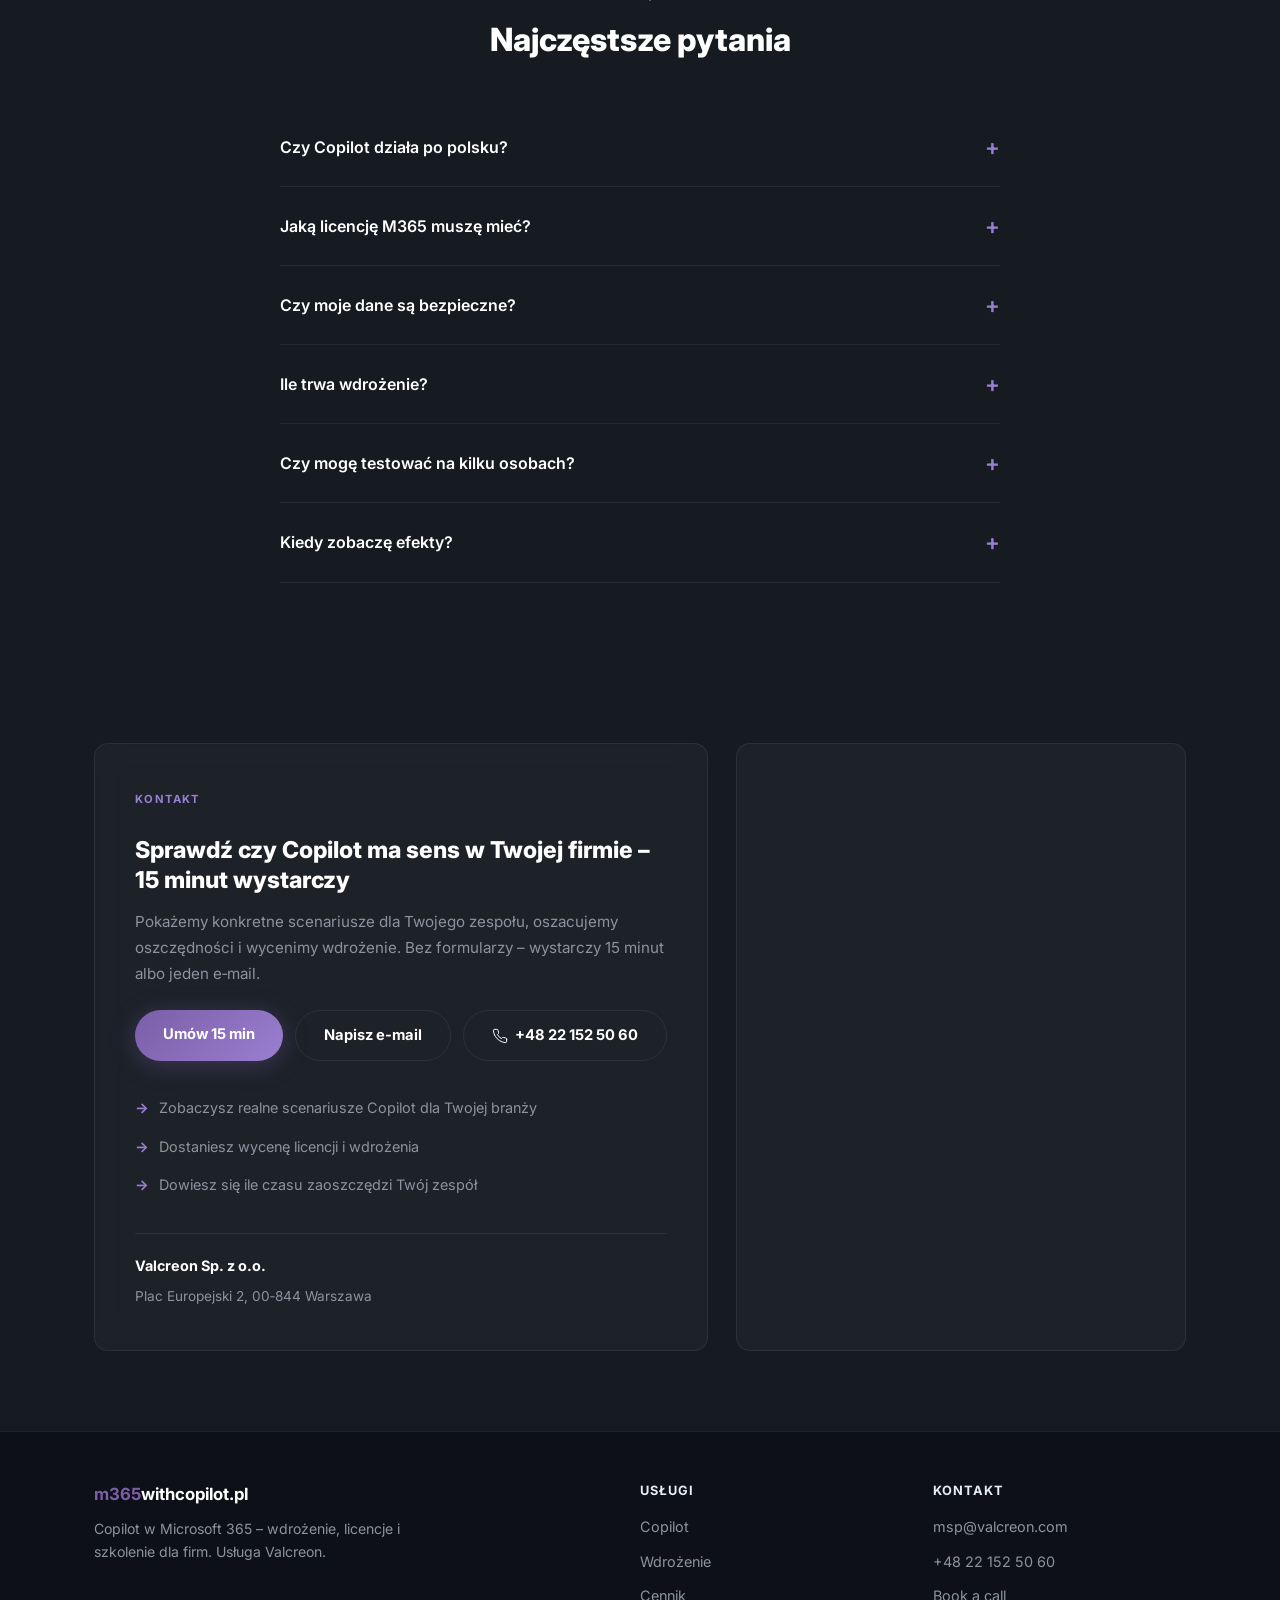
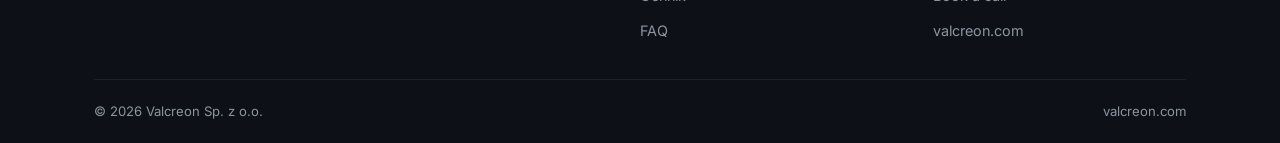
<file: m365pl-svg.html>
<!DOCTYPE html>
<html lang="pl">
<head>
<meta charset="UTF-8">
<meta name="viewport" content="width=device-width,initial-scale=1">
<title>Copilot w Microsoft 365 dla Twojej firmy – wdrożenie i licencje | m365withcopilot.pl</title>
<meta name="description" content="Copilot w Microsoft 365 dla firm. Mniej maili, mniej spotkań, więcej wyników. Wdrożenie, licencje i szkolenie – Valcreon.">
<link rel="icon" href="https://stopkamailowa.com/fav.ico" type="image/x-icon">
<link rel="preconnect" href="https://fonts.googleapis.com">
<link rel="preconnect" href="https://fonts.gstatic.com" crossorigin>
<link href="https://fonts.googleapis.com/css2?family=Inter:wght@400;500;600;700;800&display=swap" rel="stylesheet">
<link rel="stylesheet" href="style.css">
<style>
</style>
</head>

<body id="top">

<!-- NAV -->
<nav class="nav"><div class="wrap">
  <a href="#top" class="nav-brand"><img src="logo-32.png" alt="Logo" width="28" height="28"><span><b>m365</b>withcopilot<b>.pl</b></span></a>
  <ul class="nav-links">
    <li><a href="#copilot">Copilot</a></li><li><a href="#wdrozenie">Wdrożenie</a></li><li><a href="#cennik">Cennik</a></li><li><a href="#faq">FAQ</a></li><li><a href="#kontakt">Kontakt</a></li>
    <li><a href="https://bookings.cloud.microsoft/book/RedFlag1@redflag.com.pl" target="_blank" rel="noopener noreferrer" class="btn btn-p btn-sm">Umów rozmowę</a></li>
  </ul>
  <button class="hamburger" id="burger" aria-label="Menu"><span></span><span></span><span></span></button>
</div></nav>
<div class="mobile-menu" id="mobileMenu">
  <a href="#copilot">Copilot</a><a href="#wdrozenie">Wdrożenie</a><a href="#cennik">Cennik</a><a href="#faq">FAQ</a><a href="#kontakt">Kontakt</a>
  <a href="https://bookings.cloud.microsoft/book/RedFlag1@redflag.com.pl" target="_blank" rel="noopener noreferrer">Umów rozmowę →</a>
</div>

<!-- HERO -->
<header class="hero">
  <h1><span>Copilot</span> w Microsoft 365 dla Twojej firmy</h1>
  <p class="subtitle">Mniej maili. Mniej spotkań. Więcej wyników.</p>
  <div class="hero-btns">
    <a href="https://bookings.cloud.microsoft/book/RedFlag1@redflag.com.pl" target="_blank" rel="noopener noreferrer" class="btn btn-p">Umów 15&nbsp;min</a>
    <a href="#cennik" class="btn btn-s">Zobacz cennik ↓</a>
  </div>
</header>

<!-- PROBLEMY -->
<section class="section section-alt" id="problemy"><div class="wrap">
  <div class="section-head"><span class="eyebrow">Znasz to?</span><h2>Codzienne problemy, które zjadają czas</h2></div>
  <div class="problems-grid">
    <div class="problem-card fade"><div class="p-icon"><svg width="32" height="32" viewBox="0 0 24 24" fill="none" stroke="var(--brand-light)" stroke-width="1.5" stroke-linecap="round" stroke-linejoin="round"><rect x="2" y="4" width="20" height="16" rx="2"/><path d="m22 7-8.97 5.7a1.94 1.94 0 0 1-2.06 0L2 7"/></svg></div><h3>2h dziennie na mailach</h3><p>Czytanie, odpowiadanie, szukanie wątków. Powtarzalne i&nbsp;czasochłonne.</p></div>
    <div class="problem-card fade"><div class="p-icon"><svg width="32" height="32" viewBox="0 0 24 24" fill="none" stroke="var(--brand-light)" stroke-width="1.5" stroke-linecap="round" stroke-linejoin="round"><rect x="3" y="4" width="18" height="18" rx="2"/><path d="M16 2v4M8 2v4M3 10h18"/></svg></div><h3>Po spotkaniu – chaos</h3><p>Kto co miał zrobić? Co ustaliliśmy? Notatki? Nikt ich nie robił.</p></div>
    <div class="problem-card fade"><div class="p-icon"><svg width="32" height="32" viewBox="0 0 24 24" fill="none" stroke="var(--brand-light)" stroke-width="1.5" stroke-linecap="round" stroke-linejoin="round"><path d="M12 20V10M18 20V4M6 20v-4"/></svg></div><h3>Raporty robione ręcznie</h3><p>Kopiuj‑wklej z Excela do PowerPointa. Co tydzień to samo.</p></div>
    <div class="problem-card fade"><div class="p-icon"><svg width="32" height="32" viewBox="0 0 24 24" fill="none" stroke="var(--brand-light)" stroke-width="1.5" stroke-linecap="round" stroke-linejoin="round"><circle cx="11" cy="11" r="8"/><path d="m21 21-4.3-4.3"/></svg></div><h3>Szukanie pliku trwa dłużej niż czytanie</h3><p>Był na Teams? W mailu? Na SharePoint? Nikt nie pamięta.</p></div>
  </div>
</div></section>

<!-- COPILOT W AKCJI -->
<section class="section" id="copilot"><div class="wrap">
  <div class="section-head"><span class="eyebrow">Copilot w akcji</span><h2>Jeden asystent AI – w każdej aplikacji</h2></div>
  <div class="features-grid">

    <a href="https://m365withcopilot.com/odpowiada.html" class="feature-card fade" target="_blank" rel="noopener noreferrer"><div class="f-icon"><svg width="32" height="32" viewBox="0 0 24 24" fill="none" stroke="var(--brand-light)" stroke-width="1.5" stroke-linecap="round" stroke-linejoin="round"><rect x="2" y="4" width="20" height="16" rx="2"/><path d="m22 7-8.97 5.7a1.94 1.94 0 0 1-2.06 0L2 7"/></svg></div><div class="f-app">Outlook</div><h3>Podsumowuje wątek, pisze odpowiedź</h3><p>Nie czytasz 20 maili. Dostajesz esencję i&nbsp;gotowy draft odpowiedzi.</p>
    <span class="f-link">Zobacz więcej →</span></a>

    <a href="https://m365withcopilot.com/teamsrecap.html" class="feature-card fade" target="_blank" rel="noopener noreferrer">
    <div class="f-icon"><svg width="32" height="32" viewBox="0 0 24 24" fill="none" stroke="var(--brand-light)" stroke-width="1.5" stroke-linecap="round" stroke-linejoin="round"><path d="m16 13 5.223 3.482a.5.5 0 0 0 .777-.416V7.934a.5.5 0 0 0-.777-.416L16 11"/><rect x="2" y="6" width="14" height="12" rx="2"/></svg></div><div class="f-app">Teams</div><h3>Robi notatki i action items ze spotkań</h3><p>Spotkanie się kończy – masz podsumowanie, zadania i&nbsp;follow‑up.</p>
    <span class="f-link">Zobacz więcej →</span></a>

    <a href="https://m365withcopilot.com/excelpytasz.html" class="feature-card fade" target="_blank" rel="noopener noreferrer">
    <div class="f-icon"><svg width="32" height="32" viewBox="0 0 24 24" fill="none" stroke="var(--brand-light)" stroke-width="1.5" stroke-linecap="round" stroke-linejoin="round"><path d="M12 20V10M18 20V4M6 20v-4"/></svg></div><div class="f-app">Excel</div><h3>Analizuje dane bez formuł</h3><p>Pytasz po polsku, dostajesz wykres i&nbsp;wnioski. Bez VLOOKUP.</p>
    <span class="f-link">Zobacz więcej →</span></a>


     <a href="https://m365withcopilot.com/dokumenty.html" class="feature-card fade" target="_blank" rel="noopener noreferrer"><div class="f-icon"><svg width="32" height="32" viewBox="0 0 24 24" fill="none" stroke="var(--brand-light)" stroke-width="1.5" stroke-linecap="round" stroke-linejoin="round"><path d="M15 2H6a2 2 0 0 0-2 2v16a2 2 0 0 0 2 2h12a2 2 0 0 0 2-2V7Z"/><path d="M14 2v4a2 2 0 0 0 2 2h4M10 9h4M10 13h4M10 17h4"/></svg></div><div class="f-app">Word</div><h3>Tworzy dokumenty od zera</h3><p>Procedury, oferty, instrukcje – gotowy draft w&nbsp;kilka minut.</p>
     <span class="f-link">Zobacz więcej →</span></a>

    
    <a href="https://m365withcopilot.com/ppt-2min.html" class="feature-card fade" target="_blank" rel="noopener noreferrer">
    <div class="f-icon"><svg width="32" height="32" viewBox="0 0 24 24" fill="none" stroke="var(--brand-light)" stroke-width="1.5" stroke-linecap="round" stroke-linejoin="round"><rect x="2" y="3" width="20" height="14" rx="2"/><path d="M8 21h8M12 17v4M8 13V9l3 2 2-4 3 6"/></svg></div><div class="f-app">PowerPoint</div><h3>Prezentacja w 2 minuty</h3><p>Dajesz temat – dostajesz slajdy. Ty poprawiasz, nie tworzysz od zera.</p>
     <span class="f-link">Zobacz więcej →</span></a>

    <a href="https://m365withcopilot.com/chat.html" class="feature-card fade" target="_blank" rel="noopener noreferrer">
    <div class="f-icon"><svg width="32" height="32" viewBox="0 0 24 24" fill="none" stroke="var(--brand-light)" stroke-width="1.5" stroke-linecap="round" stroke-linejoin="round"><path d="M7.9 20A9 9 0 1 0 4 16.1L2 22z"/></svg></div><div class="f-app">Chat</div><h3>Porządkuje temat i robi plan</h3><p>Z chaosu do konkretu – Copilot pomaga uporządkować myśli i&nbsp;ruszyć do przodu.</p>
    <span class="f-link">Zobacz więcej →</span></a>
  
  </div>
  </div>
</div></section>

<!-- JAK WDRAŻAMY -->
<section class="section section-alt" id="wdrozenie"><div class="wrap">
  <div class="section-head"><span class="eyebrow">Proces</span><h2>Od rozmowy do działającego Copilot – 3&nbsp;kroki</h2></div>
  <div class="timeline">
    <div class="step fade"><div class="step-num">①</div><h3>Rozmowa</h3><p>Sprawdzamy czy Copilot ma sens w&nbsp;Twojej firmie. 15&nbsp;minut, bez zobowiązań.</p></div>
    <div class="step fade"><div class="step-num">②</div><h3>Konfiguracja</h3><p>Aktywujemy licencje, konfigurujemy polityki bezpieczeństwa, szkolimy zespół. 1–2&nbsp;dni.</p></div>
    <div class="step fade"><div class="step-num">③</div><h3>Działa</h3><p>Twój zespół używa Copilot od pierwszego dnia. My pilnujemy, wspieramy, optymalizujemy.</p></div>
  </div>
</div></section>

<!-- CENNIK -->
<section class="section" id="cennik"><div class="wrap">
  <div class="section-head"><span class="eyebrow">Cennik</span><h2>Prosto i bez ukrytych kosztów</h2></div>
  <div class="pricing-grid">
    <div class="price-card fade">
      <h3>Licencja</h3>
      <ul class="price-list">
        <li><span class="check">✅</span> Copilot M365</li>
        <li><span class="check">✅</span> Aktywacja licencji</li>
        <li><span class="cross">✕</span> Konfiguracja polityk</li>
        <li><span class="cross">✕</span> Szkolenie zespołu</li>
        <li><span class="cross">✕</span> Wsparcie po wdrożeniu</li>
      </ul>
      <a href="mailto:msp@valcreon.com?subject=Copilot%20%E2%80%93%20licencja&amp;body=Dzie%C5%84%20dobry%2C%0A%0AProsimy%20o%20wycen%C4%99%20licencji%20Microsoft%20365%20Copilot.%0A%0AFirma%3A%0ALiczba%20u%C5%BCytkownik%C3%B3w%3A%0ADomena%3A%0A%0APozdrawiam" class="btn btn-s">Zapytaj o cenę</a>
    </div>
    <div class="price-card recommended fade">
      <span class="price-badge">Rekomendowane</span>
      <h3>Licencja + wdrożenie</h3>
      <ul class="price-list">
        <li><span class="check">✅</span> Copilot M365</li>
        <li><span class="check">✅</span> Aktywacja licencji</li>
        <li><span class="check">✅</span> Konfiguracja polityk</li>
        <li><span class="check">✅</span> Szkolenie zespołu</li>
        <li><span class="check">✅</span> Wsparcie po wdrożeniu</li>
      </ul>
      <a href="https://bookings.cloud.microsoft/book/RedFlag1@redflag.com.pl" target="_blank" rel="noopener noreferrer" class="btn btn-p">Umów rozmowę</a>
    </div>
  </div>
  <p class="price-note">Ceny licencji Microsoft 365 Copilot zależą od planu M365. Skontaktuj się – podamy dokładną wycenę dla Twojej firmy.</p>
</div></section>

<!-- DLA KOGO -->
<section class="section section-alt" id="dlakogo"><div class="wrap">
  <div class="section-head"><span class="eyebrow">Dla kogo</span><h2>Copilot działa w każdej branży</h2></div>
  <div class="industry-grid">
    <div class="industry-card fade"><div class="i-icon"><svg width="32" height="32" viewBox="0 0 24 24" fill="none" stroke="var(--brand-light)" stroke-width="1.5" stroke-linecap="round" stroke-linejoin="round"><rect x="4" y="2" width="16" height="20" rx="2"/><path d="M9 22v-4h6v4M8 6h.01M16 6h.01M12 6h.01M8 10h.01M16 10h.01M12 10h.01M8 14h.01M16 14h.01M12 14h.01"/></svg></div><h3>Biura i kancelarie</h3><p>Dokumenty, umowy, podsumowania spotkań, korespondencja z&nbsp;klientami.</p></div>
    <div class="industry-card fade"><div class="i-icon"><svg width="32" height="32" viewBox="0 0 24 24" fill="none" stroke="var(--brand-light)" stroke-width="1.5" stroke-linecap="round" stroke-linejoin="round"><path d="M14 18V6a2 2 0 0 0-2-2H4a2 2 0 0 0-2 2v11a1 1 0 0 0 1 1h1"/><path d="M15 18h2a1 1 0 0 0 1-1v-3.65a1 1 0 0 0-.22-.624l-3.48-4.35A1 1 0 0 0 13.52 9H14"/><circle cx="17" cy="18" r="2"/><circle cx="7" cy="18" r="2"/></svg></div><h3>Handel i logistyka</h3><p>Raporty sprzedażowe, analiza danych, oferty dla klientów.</p></div>
    <div class="industry-card fade"><div class="i-icon"><svg width="32" height="32" viewBox="0 0 24 24" fill="none" stroke="var(--brand-light)" stroke-width="1.5" stroke-linecap="round" stroke-linejoin="round"><rect x="2" y="7" width="20" height="14" rx="2"/><path d="M16 7V4a2 2 0 0 0-2-2h-4a2 2 0 0 0-2 2v3"/></svg></div><h3>Usługi i konsulting</h3><p>Maile, prezentacje, follow‑upy, zarządzanie projektami.</p></div>
    <div class="industry-card fade"><div class="i-icon"><svg width="32" height="32" viewBox="0 0 24 24" fill="none" stroke="var(--brand-light)" stroke-width="1.5" stroke-linecap="round" stroke-linejoin="round"><path d="M12.22 2h-.44a2 2 0 0 0-2 2v.18a2 2 0 0 1-1 1.73l-.43.25a2 2 0 0 1-2 0l-.15-.08a2 2 0 0 0-2.73.73l-.22.38a2 2 0 0 0 .73 2.73l.15.1a2 2 0 0 1 1 1.72v.51a2 2 0 0 1-1 1.74l-.15.09a2 2 0 0 0-.73 2.73l.22.38a2 2 0 0 0 2.73.73l.15-.08a2 2 0 0 1 2 0l.43.25a2 2 0 0 1 1 1.73V20a2 2 0 0 0 2 2h.44a2 2 0 0 0 2-2v-.18a2 2 0 0 1 1-1.73l.43-.25a2 2 0 0 1 2 0l.15.08a2 2 0 0 0 2.73-.73l.22-.39a2 2 0 0 0-.73-2.73l-.15-.08a2 2 0 0 1-1-1.74v-.5a2 2 0 0 1 1-1.74l.15-.09a2 2 0 0 0 .73-2.73l-.22-.38a2 2 0 0 0-2.73-.73l-.15.08a2 2 0 0 1-2 0l-.43-.25a2 2 0 0 1-1-1.73V4a2 2 0 0 0-2-2z"/><circle cx="12" cy="12" r="3"/></svg></div><h3>Produkcja</h3><p>Instrukcje, procedury, komunikacja wewnętrzna, raporty.</p></div>
  </div>
</div></section>

<!-- BEZPIECZEŃSTWO -->
<section class="section" id="bezpieczenstwo"><div class="wrap">
  <div class="section-head"><span class="eyebrow">Bezpieczeństwo</span><h2>Twoje dane – Twoja kontrola</h2></div>
  <div class="trust-block fade">
    <ul>
      <li><strong>Dane nie trenują AI</strong> – żaden dokument, mail ani czat nie jest używany do uczenia modeli</li>
      <li><strong>Copilot widzi tylko to, co pracownik</strong> – szanuje uprawnienia Microsoft 365</li>
      <li><strong>Dane w granicach UE</strong> – EU Data Boundary dla klientów europejskich</li>
      <li><strong>Ochrona praw autorskich</strong> – Microsoft Customer Copyright Commitment</li>
      <li><strong>Admin kontroluje wszystko</strong> – Copilot Control System do zarządzania wdrożeniem i&nbsp;agentami</li>
    </ul>
  </div>
</div></section>

<!-- FAQ -->
<section class="section section-alt" id="faq"><div class="wrap">
  <div class="section-head"><span class="eyebrow">FAQ</span><h2>Najczęstsze pytania</h2></div>
  <div class="faq-list">
    <div class="faq-item"><div class="faq-q">Czy Copilot działa po polsku?</div><div class="faq-answer"><p>Tak. Copilot rozumie i&nbsp;odpowiada po polsku – w&nbsp;Outlook, Teams, Word, Excel i&nbsp;PowerPoint.</p></div></div>
    <div class="faq-item"><div class="faq-q">Jaką licencję M365 muszę mieć?</div><div class="faq-answer"><p>Copilot wymaga Microsoft 365 Business Standard, Business Premium, E3 lub E5. Jeśli nie masz – pomożemy dobrać plan.</p></div></div>
    <div class="faq-item"><div class="faq-q">Czy moje dane są bezpieczne?</div><div class="faq-answer"><p>Tak. Dane nie trenują AI, Copilot szanuje uprawnienia M365, a&nbsp;dane są przetwarzane w&nbsp;granicach UE.</p></div></div>
    <div class="faq-item"><div class="faq-q">Ile trwa wdrożenie?</div><div class="faq-answer"><p>Aktywacja licencji to 1&nbsp;dzień. Pełne wdrożenie z&nbsp;konfiguracją i&nbsp;szkoleniem – 1–2&nbsp;dni robocze.</p></div></div>
    <div class="faq-item"><div class="faq-q">Czy mogę testować na kilku osobach?</div><div class="faq-answer"><p>Tak. Możesz zacząć od 1&nbsp;licencji i&nbsp;skalować w&nbsp;dowolnym momencie.</p></div></div>
   <div class="faq-item"><div class="faq-q">Kiedy zobaczę efekty?</div><div class="faq-answer"><p>Większość zespołów widzi oszczędność czasu już w&nbsp;pierwszym tygodniu – szczególnie na mailach i&nbsp;spotkaniach. Pełne efekty pojawiają się po 2–4 tygodniach regularnego używania.</p></div>
</div>

</div>

  </div>
</div></section>

<!-- KONTAKT -->
<section class="contact-s" id="kontakt"><div class="wrap">
  <div class="contact-g">
    <div class="cp reveal">
      <span class="eyebrow">Kontakt</span>
      <h2>Sprawdź czy Copilot ma sens w&nbsp;Twojej firmie – 15&nbsp;minut wystarczy</h2>
      <p>Pokażemy konkretne scenariusze dla Twojego zespołu, oszacujemy oszczędności i&nbsp;wycenimy wdrożenie. Bez formularzy – wystarczy 15&nbsp;minut albo jeden e&#8209;mail.</p>
      <div class="c-btns">
        <a class="btn btn-p" href="https://bookings.cloud.microsoft/book/RedFlag1@redflag.com.pl" target="_blank" rel="noopener noreferrer">Umów 15&nbsp;min</a>
        <a class="btn btn-s" href="mailto:msp@valcreon.com?subject=Copilot%20w%20M365%20%E2%80%93%20zapytanie&amp;body=Dzie%C5%84%20dobry%2C%0A%0AProsimy%20o%20kontakt%20w%20sprawie%20Microsoft%20365%20Copilot.%0A%0AFirma%3A%0ALiczba%20u%C5%BCytkownik%C3%B3w%3A%0ADomena%3A%0A%0APozdrawiam">Napisz e&#8209;mail</a>
        <a class="btn btn-s" href="tel:+48221525060"><svg width="16" height="16" viewBox="0 0 24 24" fill="none" stroke="currentColor" stroke-width="1.5" stroke-linecap="round" stroke-linejoin="round" style="vertical-align:middle;margin-right:4px"><path d="M22 16.92v3a2 2 0 0 1-2.18 2 19.79 19.79 0 0 1-8.63-3.07 19.5 19.5 0 0 1-6-6 19.79 19.79 0 0 1-3.07-8.67A2 2 0 0 1 4.11 2h3a2 2 0 0 1 2 1.72c.127.96.361 1.903.7 2.81a2 2 0 0 1-.45 2.11L8.09 9.91a16 16 0 0 0 6 6l1.27-1.27a2 2 0 0 1 2.11-.45c.907.339 1.85.573 2.81.7A2 2 0 0 1 22 16.92z"/></svg> +48 22 152 50 60</a>
      </div>
      <ul class="c-list">
        <li><i>→</i> Zobaczysz realne scenariusze Copilot dla Twojej branży</li>
        <li><i>→</i> Dostaniesz wycenę licencji i&nbsp;wdrożenia</li>
        <li><i>→</i> Dowiesz się ile czasu zaoszczędzi Twój zespół</li>
      </ul>
      <div class="co"><strong>Valcreon Sp. z o.o.</strong><span>Plac Europejski 2, 00‑844 Warszawa</span></div>
    </div>
    <div class="map-p reveal">
      <iframe title="Mapa – Plac Europejski 2, Warszawa" loading="lazy" referrerpolicy="no-referrer-when-downgrade"
        src="https://www.google.com/maps?q=Plac+Europejski+2,+00-844+Warszawa&output=embed"></iframe>
    </div>
  </div>
</div></section>

<!-- FOOTER -->
<footer class="ftr"><div class="wrap">
  <div class="ftr-g">
    <div>
      <a href="#top" class="ftr-brand"><span><b style="color:var(--brand)">m365</b>withcopilot.pl</span></a>
      <p class="ftr-desc">Copilot w Microsoft 365 – wdrożenie, licencje i szkolenie dla firm. Usługa Valcreon.</p>
    </div>
    <div class="ftr-col"><strong>Usługi</strong><a href="#copilot">Copilot</a><a href="#wdrozenie">Wdrożenie</a><a href="#cennik">Cennik</a><a href="#faq">FAQ</a></div>
    <div class="ftr-col"><strong>Kontakt</strong><a href="mailto:msp@valcreon.com">msp@valcreon.com</a><a href="tel:+48221525060">+48 22 152 50 60</a><a href="https://bookings.cloud.microsoft/book/RedFlag1@redflag.com.pl" target="_blank" rel="noopener noreferrer">Book a call</a><a href="https://valcreon.com" target="_blank" rel="noopener noreferrer">valcreon.com</a></div>
  </div>
  <div class="ftr-bot"><span>&copy; <span id="yr"></span> Valcreon Sp.&nbsp;z&nbsp;o.o.</span><a href="https://valcreon.com" target="_blank" rel="noopener noreferrer">valcreon.com</a></div>
</div></footer>

<button class="btt" id="btt" aria-label="Back to top">↑</button>

<script>
document.getElementById("yr").textContent=new Date().getFullYear();
var burger=document.getElementById("burger");
var mm=document.getElementById("mobileMenu");
burger.addEventListener("click",function(){burger.classList.toggle("active");mm.classList.toggle("open");});
mm.querySelectorAll("a").forEach(function(a){a.addEventListener("click",function(){burger.classList.remove("active");mm.classList.remove("open");});});
document.addEventListener("click",function(e){if(mm.classList.contains("open")&&!mm.contains(e.target)&&!burger.contains(e.target)){burger.classList.remove("active");mm.classList.remove("open");}});
var bttEl=document.getElementById("btt");
window.addEventListener("scroll",function(){bttEl.classList.toggle("show",window.scrollY>400);});
bttEl.addEventListener("click",function(){window.scrollTo({top:0,behavior:"smooth"});});
var io=new IntersectionObserver(function(entries){entries.forEach(function(e){if(e.isIntersecting){e.target.classList.add("visible");io.unobserve(e.target);}});},{threshold:0.15});
document.querySelectorAll(".fade,.reveal").forEach(function(el){io.observe(el);});
document.querySelectorAll(".faq-q").forEach(function(q){q.addEventListener("click",function(){var item=q.parentElement;var isOpen=item.classList.contains("faq-open");document.querySelectorAll(".faq-item").forEach(function(fi){fi.classList.remove("faq-open");});if(!isOpen)item.classList.add("faq-open");});});
</script>
</body>
</html>
</file>
<file: style.css>
:root{--brand:#7B5EA7;--brand-light:#9a7fd1;--brand-glow:rgba(123,94,167,.35);--bg:#0d1117;--bg2:#161b22;--bg3:#1c2330;--card:#ffffff08;--card-border:#ffffff12;--text:#e6edf3;--text-dim:#8b949e;--text-bright:#fff;--radius:14px;--radius-sm:8px;--wrap:1140px;--col:720px;--transition:.3s cubic-bezier(.4,0,.2,1)}
*,*::before,*::after{box-sizing:border-box;margin:0;padding:0}
html{scroll-behavior:smooth;scroll-padding-top:80px}
body{font-family:'Inter',system-ui,-apple-system,sans-serif;background:var(--bg);color:var(--text);line-height:1.7;font-size:16px;-webkit-font-smoothing:antialiased}
a{color:var(--brand-light);text-decoration:none;transition:color var(--transition)}a:hover{color:var(--text-bright)}
img{max-width:100%;display:block}
.wrap{max-width:var(--wrap);margin:0 auto;padding:0 24px}.col{max-width:var(--col);margin:0 auto}
.fade,.reveal{opacity:0;transform:translateY(28px);transition:opacity .6s ease,transform .6s ease}
.fade.visible,.reveal.visible{opacity:1;transform:translateY(0)}
.nav{position:fixed;top:0;left:0;width:100%;z-index:1000;background:rgba(13,17,23,.82);backdrop-filter:blur(18px);-webkit-backdrop-filter:blur(18px);border-bottom:1px solid var(--card-border)}
.nav .wrap{display:flex;align-items:center;justify-content:space-between;height:64px}
.nav-brand{display:flex;align-items:center;gap:10px;font-weight:700;font-size:1.05rem;color:var(--text-bright)}.nav-brand img{height:28px;width:28px}.nav-brand b{color:var(--brand-light)}
.nav-links{display:flex;gap:28px;list-style:none;align-items:center}
.nav-links a{color:var(--text-dim);font-size:.9rem;font-weight:500;position:relative}
.nav-links a::after{content:"";position:absolute;bottom:-4px;left:0;width:0;height:2px;background:var(--brand);border-radius:2px;transition:width var(--transition)}
.nav-links a:hover{color:var(--text-bright)}.nav-links a:hover::after{width:100%}
.nav-links .btn-p{color:#fff}.nav-links .btn-p:hover{color:#fff}
.hamburger{display:none;flex-direction:column;gap:5px;cursor:pointer;padding:4px;background:none;border:none}
.hamburger span{display:block;width:24px;height:2px;background:var(--text);border-radius:2px;transition:var(--transition)}
.hamburger.active span:nth-child(1){transform:rotate(45deg) translate(5px,5px)}.hamburger.active span:nth-child(2){opacity:0}.hamburger.active span:nth-child(3){transform:rotate(-45deg) translate(5px,-5px)}
.mobile-menu{display:none;position:fixed;top:64px;right:0;width:260px;height:calc(100vh - 64px);background:rgba(22,27,34,.96);backdrop-filter:blur(20px);border-left:1px solid var(--card-border);padding:32px 24px;transform:translateX(100%);transition:transform var(--transition);z-index:999}
.mobile-menu.open{transform:translateX(0)}.mobile-menu a{display:block;padding:12px 0;color:var(--text-dim);font-weight:500;font-size:1rem;border-bottom:1px solid var(--card-border)}.mobile-menu a:hover{color:var(--text-bright)}
.btn{display:inline-block;padding:14px 36px;font-weight:700;font-size:1rem;border-radius:50px;transition:transform var(--transition),box-shadow var(--transition),background var(--transition);cursor:pointer;border:none;text-align:center}
.btn-p{background:linear-gradient(135deg,var(--brand),var(--brand-light));color:#fff;box-shadow:0 4px 24px var(--brand-glow)}.btn-p:hover{transform:translateY(-2px);box-shadow:0 8px 32px var(--brand-glow);color:#fff}
.btn-s{background:transparent;color:var(--text-bright);border:1px solid var(--card-border)}.btn-s:hover{border-color:var(--brand-light);color:var(--brand-light);transform:translateY(-2px)}
.btn-sm{padding:10px 24px;font-size:.9rem}
.section{padding:80px 24px}.section-alt{background:var(--bg2)}
.section-head{text-align:center;margin-bottom:48px}
.eyebrow{display:inline-block;font-size:.7rem;font-weight:700;text-transform:uppercase;letter-spacing:1.4px;color:var(--brand-light);margin-bottom:12px}
.section-head h2{font-size:clamp(1.4rem,4vw,2rem);font-weight:800;color:var(--text-bright);line-height:1.3}
.hero{padding:140px 24px 80px;text-align:center;background:radial-gradient(ellipse at 50% 0%,var(--brand-glow) 0%,transparent 60%)}
.hero h1{font-size:clamp(2rem,5.5vw,3.2rem);font-weight:800;line-height:1.15;color:var(--text-bright);max-width:720px;margin:0 auto 16px}.hero h1 span{color:var(--brand-light)}
.hero .subtitle{font-size:1.15rem;color:var(--text-dim);max-width:520px;margin:0 auto 32px}
.hero-btns{display:flex;gap:16px;justify-content:center;flex-wrap:wrap}
.problems-grid{display:grid;grid-template-columns:repeat(2,1fr);gap:24px;max-width:900px;margin:0 auto}
.problem-card{background:var(--card);border:1px solid var(--card-border);backdrop-filter:blur(12px);border-radius:var(--radius);padding:32px;transition:border-color var(--transition)}.problem-card:hover{border-color:var(--brand)}
.problem-card .p-icon{display:flex;align-items:center;height:32px;margin-bottom:16px}
.problem-card h3{font-size:1.05rem;font-weight:700;color:var(--text-bright);margin-bottom:8px}.problem-card p{font-size:.9rem;color:var(--text-dim)}
.features-grid{display:grid;grid-template-columns:repeat(auto-fit,minmax(300px,1fr));gap:24px}
.feature-card{background:var(--card);border:1px solid var(--card-border);backdrop-filter:blur(12px);border-radius:var(--radius);padding:28px;transition:transform var(--transition),border-color var(--transition)}.feature-card:hover{transform:translateY(-4px);border-color:var(--brand)}
.feature-card .f-icon{display:flex;align-items:center;height:32px;margin-bottom:14px}
.feature-card .f-app{font-size:.7rem;font-weight:700;text-transform:uppercase;letter-spacing:1px;color:var(--brand-light);margin-bottom:8px}
.feature-card h3{font-size:1.05rem;font-weight:700;color:var(--text-bright);margin-bottom:6px}.feature-card p{font-size:.88rem;color:var(--text-dim);margin-bottom:12px}
.feature-card .f-link{font-size:.85rem;color:var(--brand-light);font-weight:600}.feature-card .f-link:hover{color:var(--text-bright)}
.timeline{display:grid;grid-template-columns:repeat(3,1fr);gap:24px;max-width:960px;margin:0 auto}
.step{background:var(--card);border:1px solid var(--card-border);backdrop-filter:blur(12px);border-radius:var(--radius);padding:36px 28px;text-align:center}
.step-num{font-size:2.5rem;font-weight:800;color:var(--brand-light);margin-bottom:12px}
.step h3{font-size:1.1rem;font-weight:700;color:var(--text-bright);margin-bottom:10px}.step p{font-size:.9rem;color:var(--text-dim)}
.pricing-grid{display:grid;grid-template-columns:repeat(2,1fr);gap:24px;max-width:800px;margin:0 auto}
.price-card{background:var(--card);border:1px solid var(--card-border);backdrop-filter:blur(12px);border-radius:var(--radius);padding:36px;position:relative;display:flex;flex-direction:column}
.price-card.recommended{border-color:var(--brand);box-shadow:0 0 40px var(--brand-glow)}
.price-badge{position:absolute;top:-12px;right:24px;background:var(--brand);color:#fff;font-size:.7rem;font-weight:700;text-transform:uppercase;letter-spacing:1px;padding:5px 16px;border-radius:50px}
.price-card h3{font-size:1.2rem;font-weight:800;color:var(--text-bright);margin-bottom:20px;text-align:center}
.price-list{list-style:none;padding:0;margin-bottom:28px}
.price-list li{display:flex;align-items:center;gap:10px;padding:10px 0;font-size:.92rem;color:var(--text);border-bottom:1px solid var(--card-border)}.price-list li:last-child{border-bottom:none}
.price-list .check{color:#4ade80;font-size:1.1rem}.price-list .cross{color:var(--text-dim);font-size:1.1rem;opacity:.4}
.price-card .btn{width:100%;text-align:center;margin-top:auto}
.price-note{text-align:center;font-size:.85rem;color:var(--text-dim);margin-top:28px;max-width:600px;margin-left:auto;margin-right:auto}
.industry-grid{display:grid;grid-template-columns:repeat(2,1fr);gap:24px;max-width:900px;margin:0 auto}
.industry-card{background:var(--card);border:1px solid var(--card-border);backdrop-filter:blur(12px);border-radius:var(--radius);padding:28px;transition:border-color var(--transition)}.industry-card:hover{border-color:var(--brand)}
.industry-card .i-icon{display:flex;align-items:center;height:32px;margin-bottom:14px}
.industry-card h3{font-size:1.05rem;font-weight:700;color:var(--text-bright);margin-bottom:6px}.industry-card p{font-size:.88rem;color:var(--text-dim)}
.trust-block{background:var(--card);border:1px solid var(--brand);backdrop-filter:blur(12px);border-radius:var(--radius);padding:40px;max-width:var(--col);margin:0 auto}
.trust-block ul{list-style:none;padding:0}.trust-block ul li{position:relative;padding:8px 0 8px 32px;color:var(--text);font-size:.95rem;border-bottom:1px solid var(--card-border)}.trust-block ul li:last-child{border-bottom:none}.trust-block ul li::before{content:"✦";position:absolute;left:0;top:8px;color:var(--brand-light);font-size:.85rem}
.faq-list{max-width:var(--col);margin:0 auto}.faq-item{border-bottom:1px solid var(--card-border)}
.faq-q{display:flex;align-items:center;justify-content:space-between;padding:20px 0;cursor:pointer;color:var(--text-bright);font-weight:600;font-size:1rem;gap:16px}
.faq-q::after{content:"+";font-size:1.4rem;color:var(--brand-light);transition:transform var(--transition);flex-shrink:0}
.faq-item.faq-open .faq-q::after{transform:rotate(45deg)}
.faq-answer{max-height:0;overflow:hidden;transition:max-height .4s ease,padding .4s ease;padding:0 0}
.faq-item.faq-open .faq-answer{max-height:200px;padding:0 0 20px}.faq-answer p{color:var(--text-dim);font-size:.92rem;line-height:1.7}
.contact-s{padding:80px 24px;background:var(--bg2)}
.contact-g{display:grid;grid-template-columns:1fr 1fr;gap:28px;max-width:var(--wrap);margin:0 auto}
.cp{background:var(--card);border:1px solid var(--card-border);backdrop-filter:blur(14px);-webkit-backdrop-filter:blur(14px);border-radius:var(--radius);padding:40px}
.cp h2{font-size:1.45rem;font-weight:800;color:var(--text-bright);line-height:1.3;margin-top:14px;margin-bottom:14px}
.cp>p{color:var(--text-dim);font-size:.95rem;line-height:1.7;margin-bottom:24px}
.c-btns{display:flex;flex-wrap:nowrap;gap:12px;margin-bottom:28px}.c-btns .btn{padding:12px 28px;font-size:.92rem;white-space:nowrap}
.c-list{list-style:none;padding:0;margin-bottom:28px}.c-list li{padding:7px 0;font-size:.9rem;color:var(--text-dim);display:flex;align-items:baseline;gap:10px}.c-list li i{color:var(--brand-light);font-style:normal;font-weight:700}
.co{padding-top:20px;border-top:1px solid var(--card-border)}.co strong{display:block;color:var(--text-bright);font-size:.9rem;margin-bottom:4px}.co span{color:var(--text-dim);font-size:.85rem}
.map-p{background:var(--card);border:1px solid var(--card-border);border-radius:var(--radius);overflow:hidden;min-height:400px;display:flex}
.map-p iframe{width:100%;height:100%;min-height:400px;border:0;border-radius:var(--radius);filter:brightness(.85) contrast(1.1) saturate(.6)}
.ftr{background:var(--bg);border-top:1px solid var(--card-border);padding:48px 0 0}
.ftr-g{display:grid;grid-template-columns:2fr 1fr 1fr;gap:40px;padding-bottom:36px}
.ftr-brand{font-weight:700;font-size:1.05rem;color:var(--text-bright);display:inline-block;margin-bottom:10px}.ftr-brand b{color:var(--brand-light)}
.ftr-desc{font-size:.88rem;color:var(--text-dim);line-height:1.6;max-width:340px}
.ftr-col{display:flex;flex-direction:column;gap:10px}.ftr-col strong{font-size:.8rem;text-transform:uppercase;letter-spacing:1px;color:var(--text);margin-bottom:4px}.ftr-col a{font-size:.9rem;color:var(--text-dim)}.ftr-col a:hover{color:var(--text-bright)}
.ftr-bot{display:flex;align-items:center;justify-content:space-between;padding:20px 0;border-top:1px solid var(--card-border);font-size:.82rem;color:var(--text-dim)}.ftr-bot a{color:var(--text-dim)}.ftr-bot a:hover{color:var(--text-bright)}
.btt{position:fixed;bottom:28px;right:28px;width:44px;height:44px;background:var(--brand);color:#fff;border:none;border-radius:50%;cursor:pointer;font-size:1.2rem;display:flex;align-items:center;justify-content:center;opacity:0;pointer-events:none;transition:opacity var(--transition),transform var(--transition);box-shadow:0 4px 16px var(--brand-glow);z-index:900}.btt.show{opacity:1;pointer-events:auto}.btt:hover{transform:translateY(-3px)}
@media(max-width:768px){.nav-links{display:none}.hamburger{display:flex}.mobile-menu{display:block}.hero h1{font-size:1.8rem}.problems-grid,.industry-grid{grid-template-columns:1fr}.features-grid{grid-template-columns:1fr}.timeline{grid-template-columns:1fr}.pricing-grid{grid-template-columns:1fr}.contact-g{grid-template-columns:1fr}.map-p{min-height:280px}.map-p iframe{min-height:280px}.cp{padding:28px 20px}.ftr-g{grid-template-columns:1fr;gap:28px}.ftr-bot{flex-direction:column;gap:8px;text-align:center}}
@media(max-width:480px){.c-btns{flex-wrap:wrap}.c-btns .btn{width:100%;text-align:center}.hero-btns{flex-direction:column;align-items:center}.hero-btns .btn{width:100%;max-width:320px}}
a.feature-card{color:var(--text);text-decoration:none}

/* ===== COOKIE BANNER ===== */
#cookieBanner{position:fixed;bottom:12px;left:12px;right:12px;max-width:520px;margin:0 auto;z-index:9999;padding:20px;border-radius:20px;background:rgba(22,27,34,.96);border:1px solid var(--card-border);backdrop-filter:blur(20px);-webkit-backdrop-filter:blur(20px);box-shadow:0 24px 60px rgba(0,0,0,.5),0 0 0 1px rgba(255,255,255,.04);color:var(--text);font-family:inherit;animation:cookieSlideUp .4s cubic-bezier(.16,1,.3,1);display:none;}
#cookieBanner.show{display:block;}
@keyframes cookieSlideUp{from{transform:translateY(20px);opacity:0;}to{transform:translateY(0);opacity:1;}}
.cookieHead{display:flex;flex-wrap:wrap;align-items:flex-start;gap:14px;margin-bottom:14px;}
.cookieIco{width:40px;height:40px;border-radius:12px;background:linear-gradient(135deg,var(--brand),var(--brand-light));display:grid;place-items:center;flex-shrink:0;box-shadow:0 4px 16px var(--brand-glow);}
.cookieIco svg{width:22px;height:22px;stroke:#fff;stroke-width:2;fill:none;stroke-linecap:round;stroke-linejoin:round;}
.cookieTitle{font-size:1.05rem;font-weight:800;letter-spacing:-.2px;margin:0 0 4px;color:var(--text-bright);}
.cookieDesc{font-size:.85rem;line-height:1.55;color:var(--text-dim);margin:0;}
.cookieDesc a{color:var(--brand-light);text-decoration:underline;text-underline-offset:2px;}
.cookieActions{display:grid;grid-template-columns:1fr;gap:8px;margin-top:16px;}
.cookieBtn{padding:11px 14px;border-radius:12px;border:1px solid var(--card-border);background:var(--card);color:var(--text);font-weight:700;font-size:13px;font-family:inherit;cursor:pointer;transition:border-color .15s,background .15s,transform .1s;}
.cookieBtn:hover{border-color:var(--brand-light);background:var(--bg3);}
.cookieBtn:active{transform:scale(.98);}
.cookieBtn.primary{grid-column:1/-1;border-color:transparent;background:linear-gradient(135deg,var(--brand),var(--brand-light));color:#fff;box-shadow:0 4px 20px var(--brand-glow);}
.cookieBtn.primary:hover{border-color:transparent;background:linear-gradient(135deg,var(--brand-light),var(--brand));color:#fff;}
.cookieBtn.settings{font-size:11.5px;letter-spacing:.3px;color:var(--text-dim);background:transparent;}
.cookieBtn.settings:hover{color:var(--text-bright);border-color:var(--brand-light);}
@media(min-width:600px){#cookieBanner{left:20px;right:20px;bottom:20px;padding:24px;}.cookieActions{grid-template-columns:1fr 1fr;}}

/* ===== COOKIE SETTINGS MODAL ===== */
#cookieModal{display:none;position:fixed;inset:0;background:rgba(0,0,0,.65);backdrop-filter:blur(6px);z-index:10000;align-items:center;justify-content:center;padding:16px;}
#cookieModal.show{display:flex;}
.cookieModalBox{max-width:580px;width:100%;max-height:90vh;overflow-y:auto;padding:24px;border-radius:20px;background:rgba(22,27,34,.98);border:1px solid var(--card-border);box-shadow:0 32px 80px rgba(0,0,0,.6);animation:cookieSlideUp .35s cubic-bezier(.16,1,.3,1);}
.cookieModalBox h3{margin:0 0 8px;font-size:1.3rem;font-weight:800;letter-spacing:-.3px;color:var(--text-bright);}
.cookieModalBox>p{margin:0 0 20px;color:var(--text-dim);font-size:.92rem;line-height:1.6;}
.cookieCategory{padding:16px;border-radius:14px;background:var(--card);border:1px solid var(--card-border);margin-bottom:12px;}
.cookieCategoryHead{display:flex;flex-wrap:wrap;align-items:flex-start;justify-content:space-between;gap:14px;}
.cookieCategoryHead strong{display:block;font-size:.98rem;margin-bottom:4px;color:var(--text-bright);}
.cookieCategoryHead p{margin:0;font-size:.82rem;color:var(--text-dim);line-height:1.5;}
.cookieToggle{position:relative;flex-shrink:0;width:44px;height:24px;border-radius:99px;background:var(--bg3);border:1px solid var(--card-border);cursor:pointer;transition:background .2s;appearance:none;-webkit-appearance:none;}
.cookieToggle::after{content:"";position:absolute;top:2px;left:2px;width:18px;height:18px;border-radius:99px;background:#fff;transition:transform .2s;}
.cookieToggle:checked{background:linear-gradient(135deg,var(--brand),var(--brand-light));border-color:transparent;}
.cookieToggle:checked::after{transform:translateX(20px);}
.cookieToggle:disabled{opacity:.7;cursor:not-allowed;}
.cookieToggle:disabled::after{background:rgba(255,255,255,.7);}
.cookieModalActions{display:flex;flex-wrap:wrap;gap:10px;margin-top:20px;}
.cookieModalActions .cookieBtn{flex:1 1 100%;}
@media(min-width:600px){.cookieModalBox{padding:32px;}.cookieModalActions .cookieBtn{flex:1;}}

/* ===== FLOATING REOPEN ICON ===== */
#cookieReopen{display:none;position:fixed;bottom:20px;left:20px;width:44px;height:44px;border-radius:14px;background:rgba(22,27,34,.85);border:1px solid var(--card-border);backdrop-filter:blur(12px);-webkit-backdrop-filter:blur(12px);z-index:998;cursor:pointer;align-items:center;justify-content:center;color:var(--brand-light);box-shadow:0 8px 20px rgba(0,0,0,.3);transition:transform .15s,border-color .15s;}
#cookieReopen:hover{transform:scale(1.05);border-color:var(--brand-light);}
#cookieReopen.show{display:flex;}
#cookieReopen svg{width:22px;height:22px;stroke:currentColor;stroke-width:2;fill:none;stroke-linecap:round;stroke-linejoin:round;}
</file>
